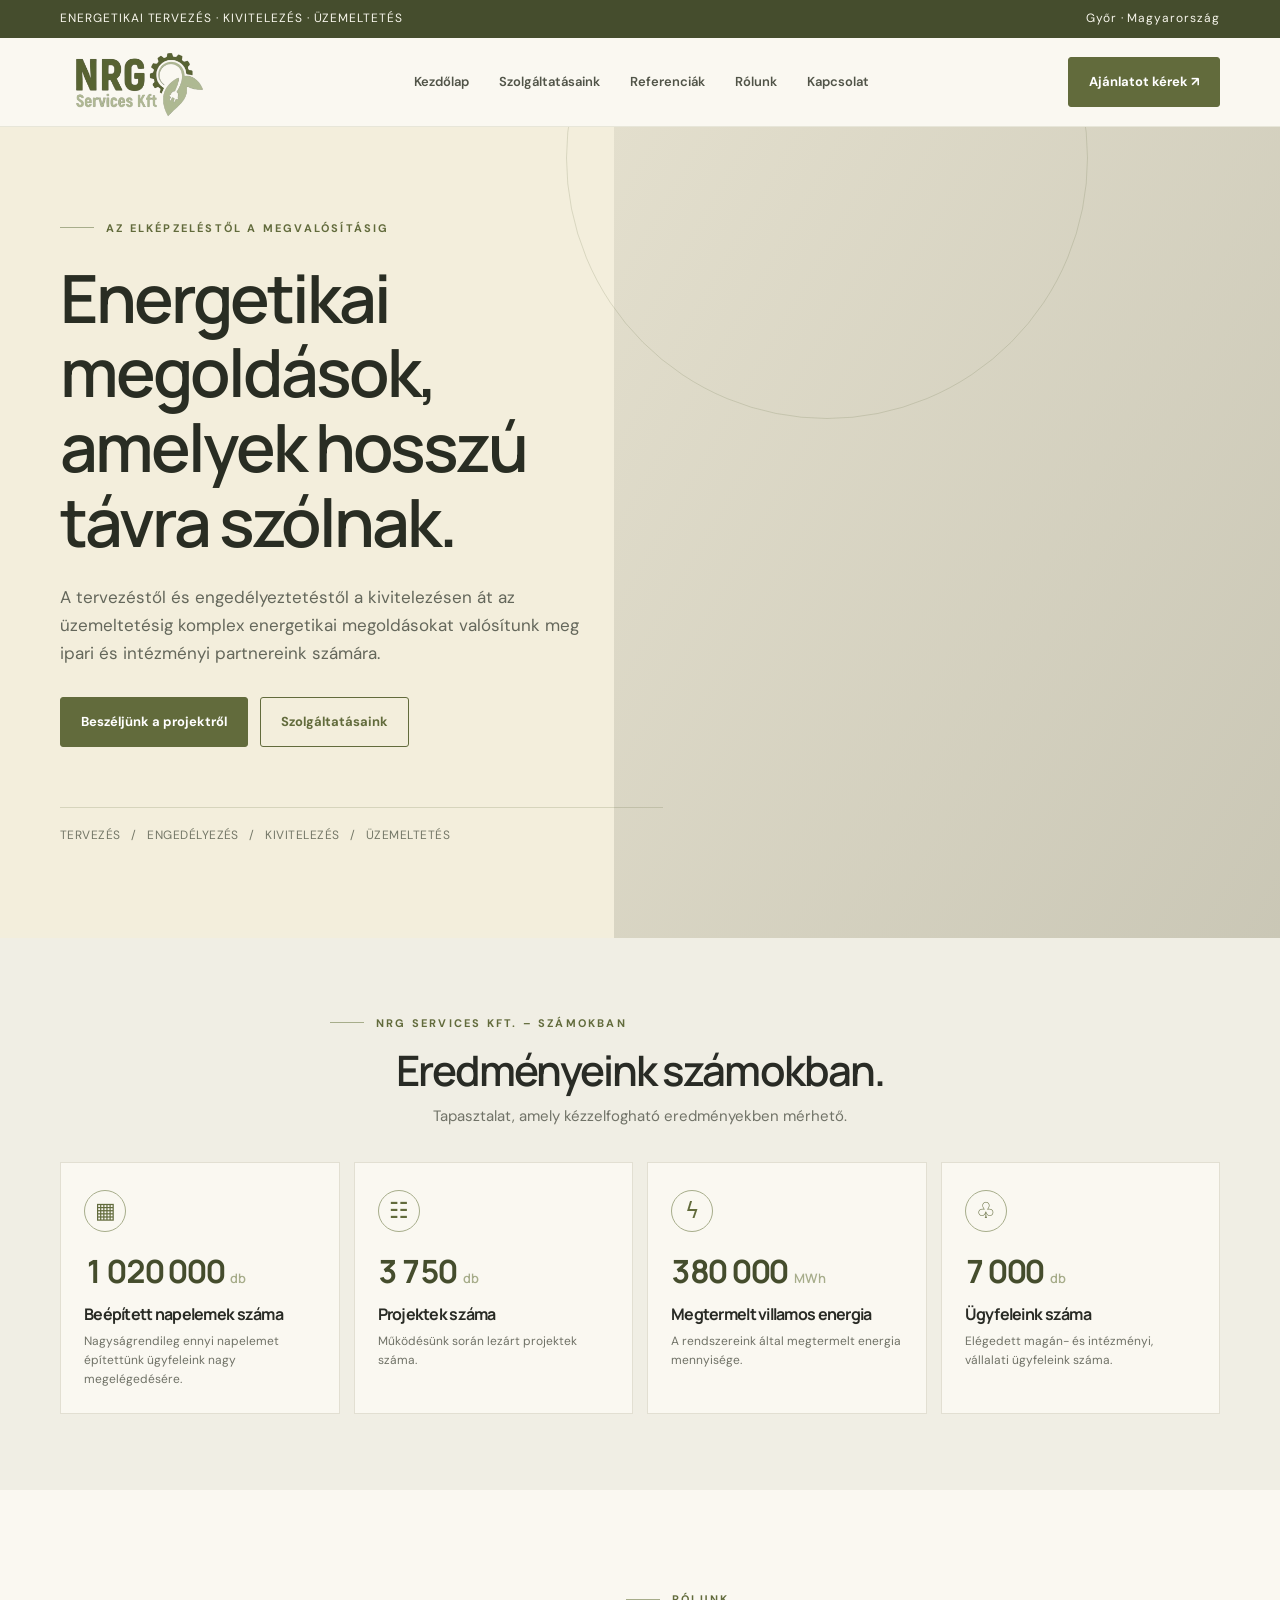
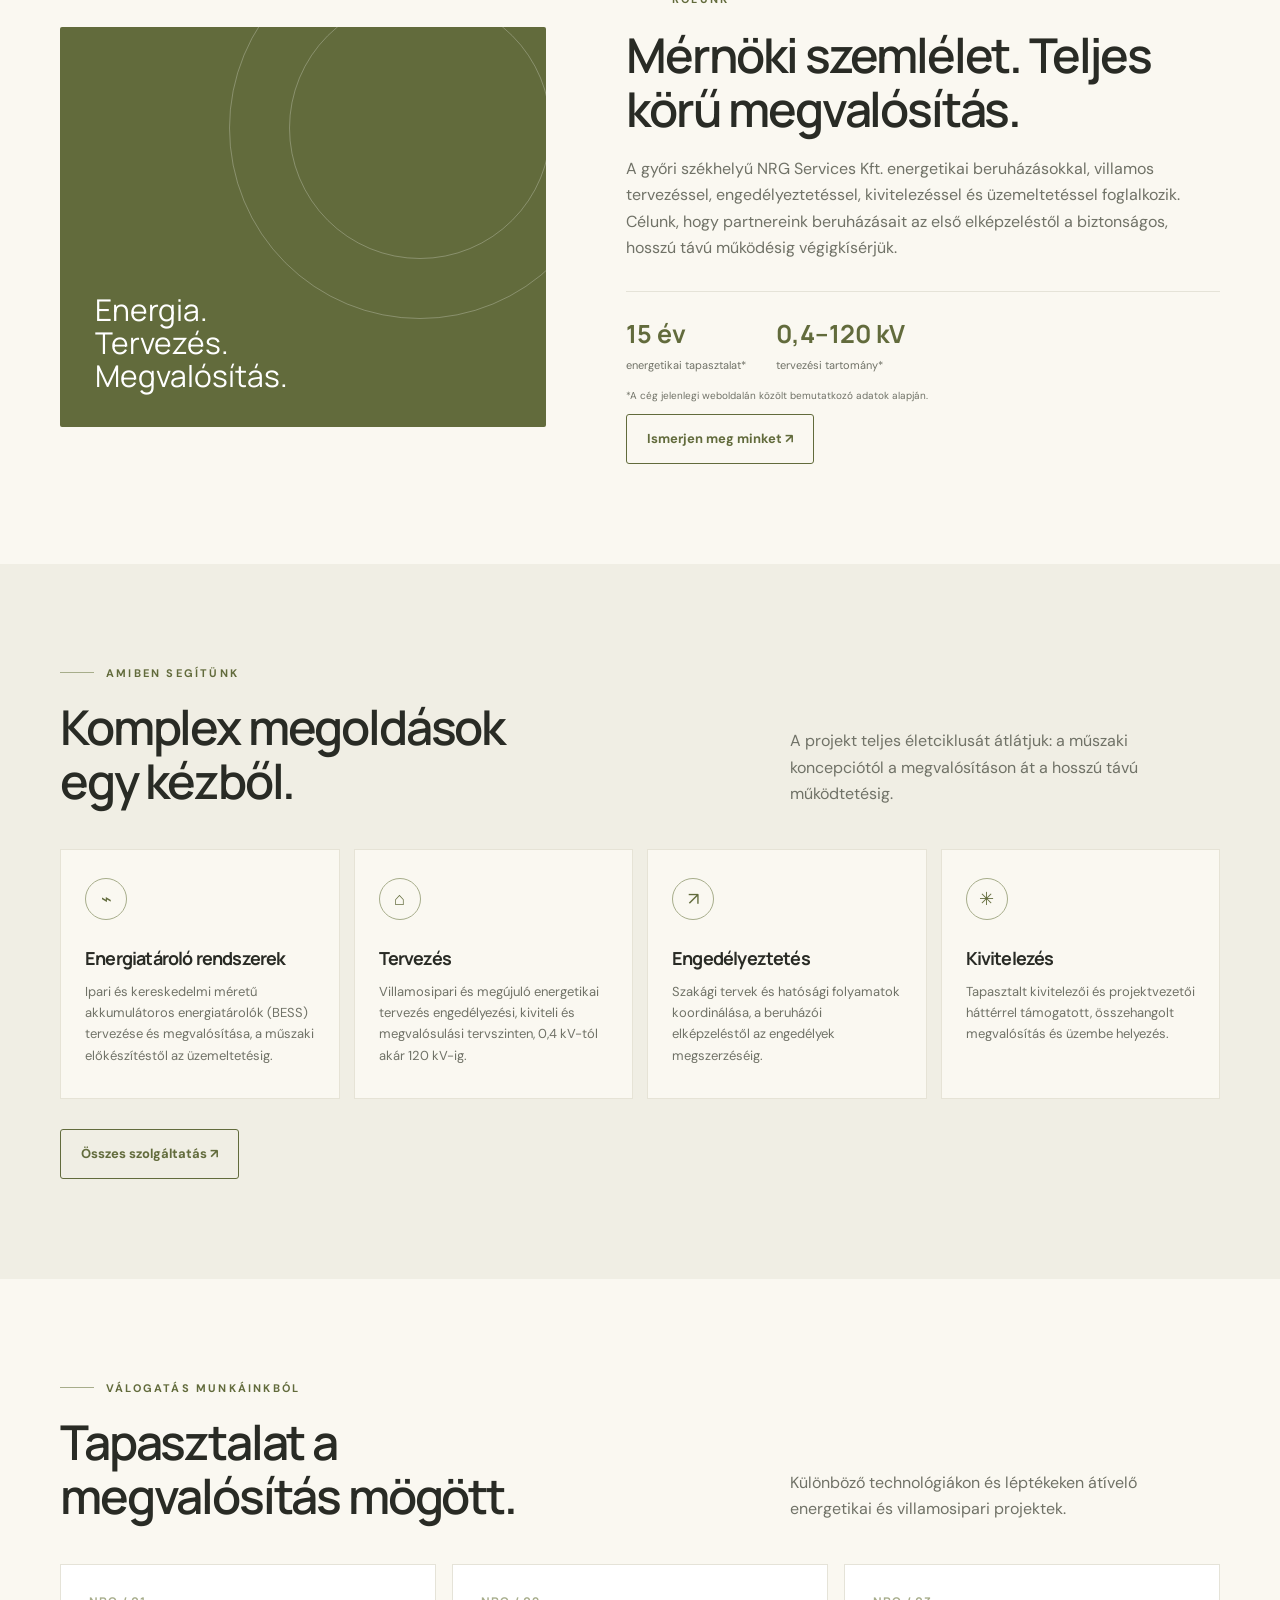
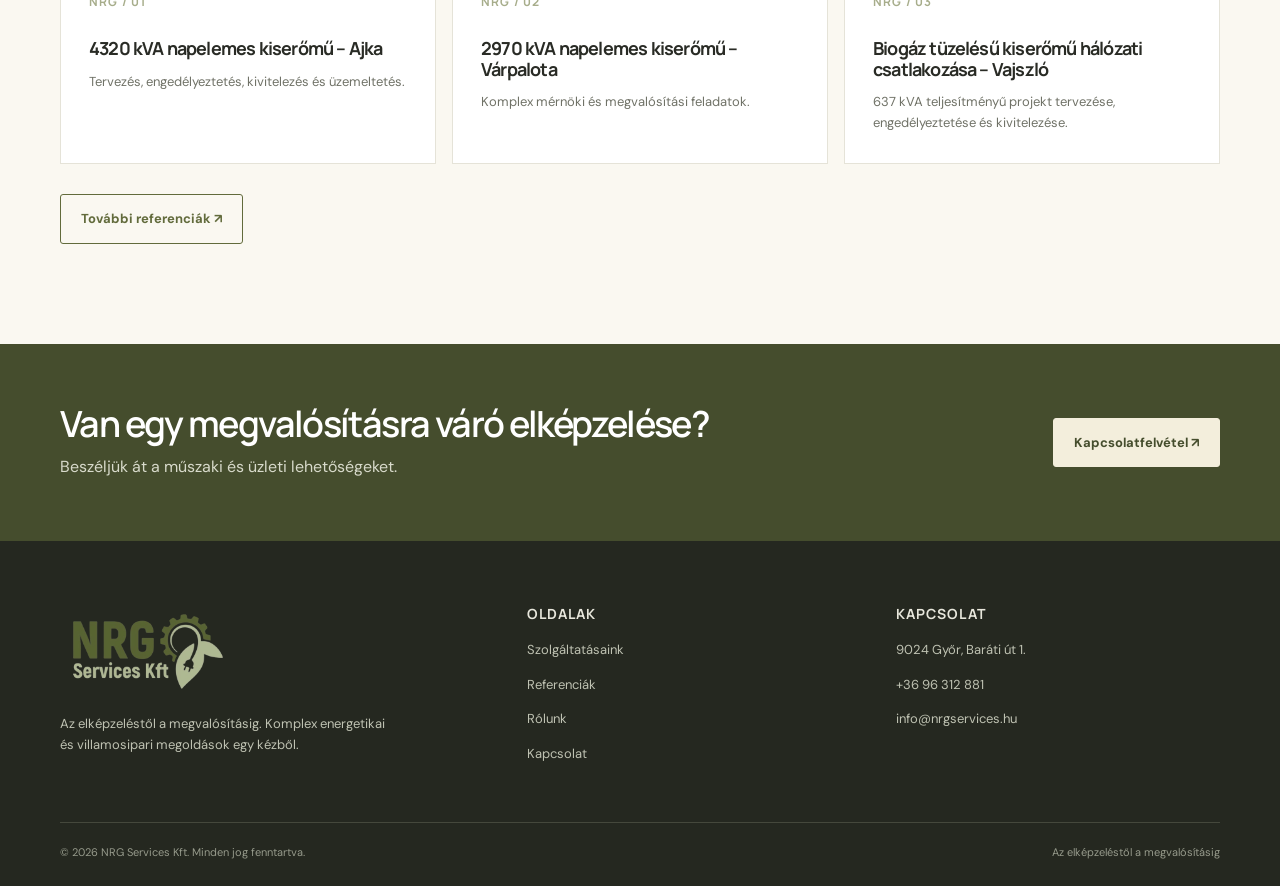
<file: index.html>
<!doctype html><html lang="hu"><head><meta charset="utf-8"><meta name="viewport" content="width=device-width, initial-scale=1"><meta name="description" content="NRG Services Kft. – energetikai tervezés, engedélyeztetés, kivitelezés és üzemeltetés."><title>Kezdőlap | NRG Services Kft.</title><link rel="stylesheet" href="styles.css"></head><body>
<div class="topline"><div class="container"><span>ENERGETIKAI TERVEZÉS · KIVITELEZÉS · ÜZEMELTETÉS</span><span>Győr · Magyarország</span></div></div>
<header class="header"><div class="container nav">
<a class="logo" href="index.html" aria-label="NRG Services Kft. – kezdőlap"><img src="nrg-logo.png" alt="NRG Services Kft. logó"></a>
<button class="menu-toggle" aria-label="Menü megnyitása" onclick="document.querySelector('.navlinks').classList.toggle('open')">MENÜ</button>
<nav class="navlinks"><a href="index.html">Kezdőlap</a><a href="szolgaltatasok.html">Szolgáltatásaink</a><a href="referenciak.html">Referenciák</a><a href="rolunk.html">Rólunk</a><a href="kapcsolat.html">Kapcsolat</a></nav>
<a class="nav-cta" href="kapcsolat.html">Ajánlatot kérek ↗</a>
</div></header>

<main>
<section class="hero"><div class="container"><div class="hero-content"><div class="eyebrow" data-content="tagline"></div><h1 data-content="heroTitle"></h1><p data-content="heroText"></p><div class="hero-actions"><a class="btn" href="kapcsolat.html" data-content="heroButton"></a><a class="btn secondary" href="szolgaltatasok.html">Szolgáltatásaink</a></div><div class="hero-note">TERVEZÉS &nbsp; / &nbsp; ENGEDÉLYEZÉS &nbsp; / &nbsp; KIVITELEZÉS &nbsp; / &nbsp; ÜZEMELTETÉS</div></div></div></section>

<section class="stats-section">
  <div class="container">
    <div class="stats-heading">
      <div class="eyebrow">NRG SERVICES KFT. – SZÁMOKBAN</div>
      <h2>Eredményeink számokban.</h2>
      <p>Tapasztalat, amely kézzelfogható eredményekben mérhető.</p>
    </div>
    <div class="stats-grid" id="company-stats"></div>
  </div>
</section>
<section class="section"><div class="container intro-grid"><div class="intro-art"><div class="art-caption">Energia.<br>Tervezés.<br>Megvalósítás.</div></div><div class="intro-copy"><div class="eyebrow">RÓLUNK</div><h2 data-content="aboutTitle" style="margin:20px 0"></h2><p data-content="aboutText"></p><div class="mini-stats"><div><strong>15 év</strong><span>energetikai tapasztalat*</span></div><div><strong>0,4–120 kV</strong><span>tervezési tartomány*</span></div></div><p class="muted" style="font-size:10px">*A cég jelenlegi weboldalán közölt bemutatkozó adatok alapján.</p><a class="btn secondary" href="rolunk.html">Ismerjen meg minket ↗</a></div></div></section>
<section class="section services-bg"><div class="container"><div class="section-head"><div><div class="eyebrow">AMIBEN SEGÍTÜNK</div><h2 style="margin-top:18px">Komplex megoldások<br>egy kézből.</h2></div><p>A projekt teljes életciklusát átlátjuk: a műszaki koncepciótól a megvalósításon át a hosszú távú működtetésig.</p></div><div class="cards" id="home-services"></div><div style="margin-top:30px"><a class="btn secondary" href="szolgaltatasok.html">Összes szolgáltatás ↗</a></div></div></section>
<section class="section"><div class="container"><div class="section-head"><div><div class="eyebrow">VÁLOGATÁS MUNKÁINKBÓL</div><h2 style="margin-top:18px">Tapasztalat a<br>megvalósítás mögött.</h2></div><p>Különböző technológiákon és léptékeken átívelő energetikai és villamosipari projektek.</p></div><div class="ref-grid" id="home-references"></div><div style="margin-top:30px"><a class="btn secondary" href="referenciak.html">További referenciák ↗</a></div></div></section>
</main>
<section class="split-cta"><div class="container"><div><h2>Van egy megvalósításra váró elképzelése?</h2><p>Beszéljük át a műszaki és üzleti lehetőségeket.</p></div><a class="btn" href="kapcsolat.html">Kapcsolatfelvétel ↗</a></div></section>
<footer class="footer"><div class="container"><div class="footer-grid">
<div><a class="logo" href="index.html" aria-label="NRG Services Kft. – kezdőlap"><img src="nrg-logo.png" alt="NRG Services Kft. logó"></a><p style="max-width:330px;margin-top:22px">Az elképzeléstől a megvalósításig. Komplex energetikai és villamosipari megoldások egy kézből.</p></div>
<div><h3>OLDALAK</h3><p><a href="szolgaltatasok.html">Szolgáltatásaink</a></p><p><a href="referenciak.html">Referenciák</a></p><p><a href="rolunk.html">Rólunk</a></p><p><a href="kapcsolat.html">Kapcsolat</a></p></div>
<div><h3>KAPCSOLAT</h3><p data-content="address"></p><p><a data-content-href="phone" data-content="phone"></a></p><p><a data-content-href="email" data-content="email"></a></p></div>
</div><div class="footer-bottom"><span>© <span id="year"></span> NRG Services Kft. Minden jog fenntartva.</span><span>Az elképzeléstől a megvalósításig</span></div></div></footer>
<script src="content.js"></script><script src="app.js"></script>
</body></html>
</file>
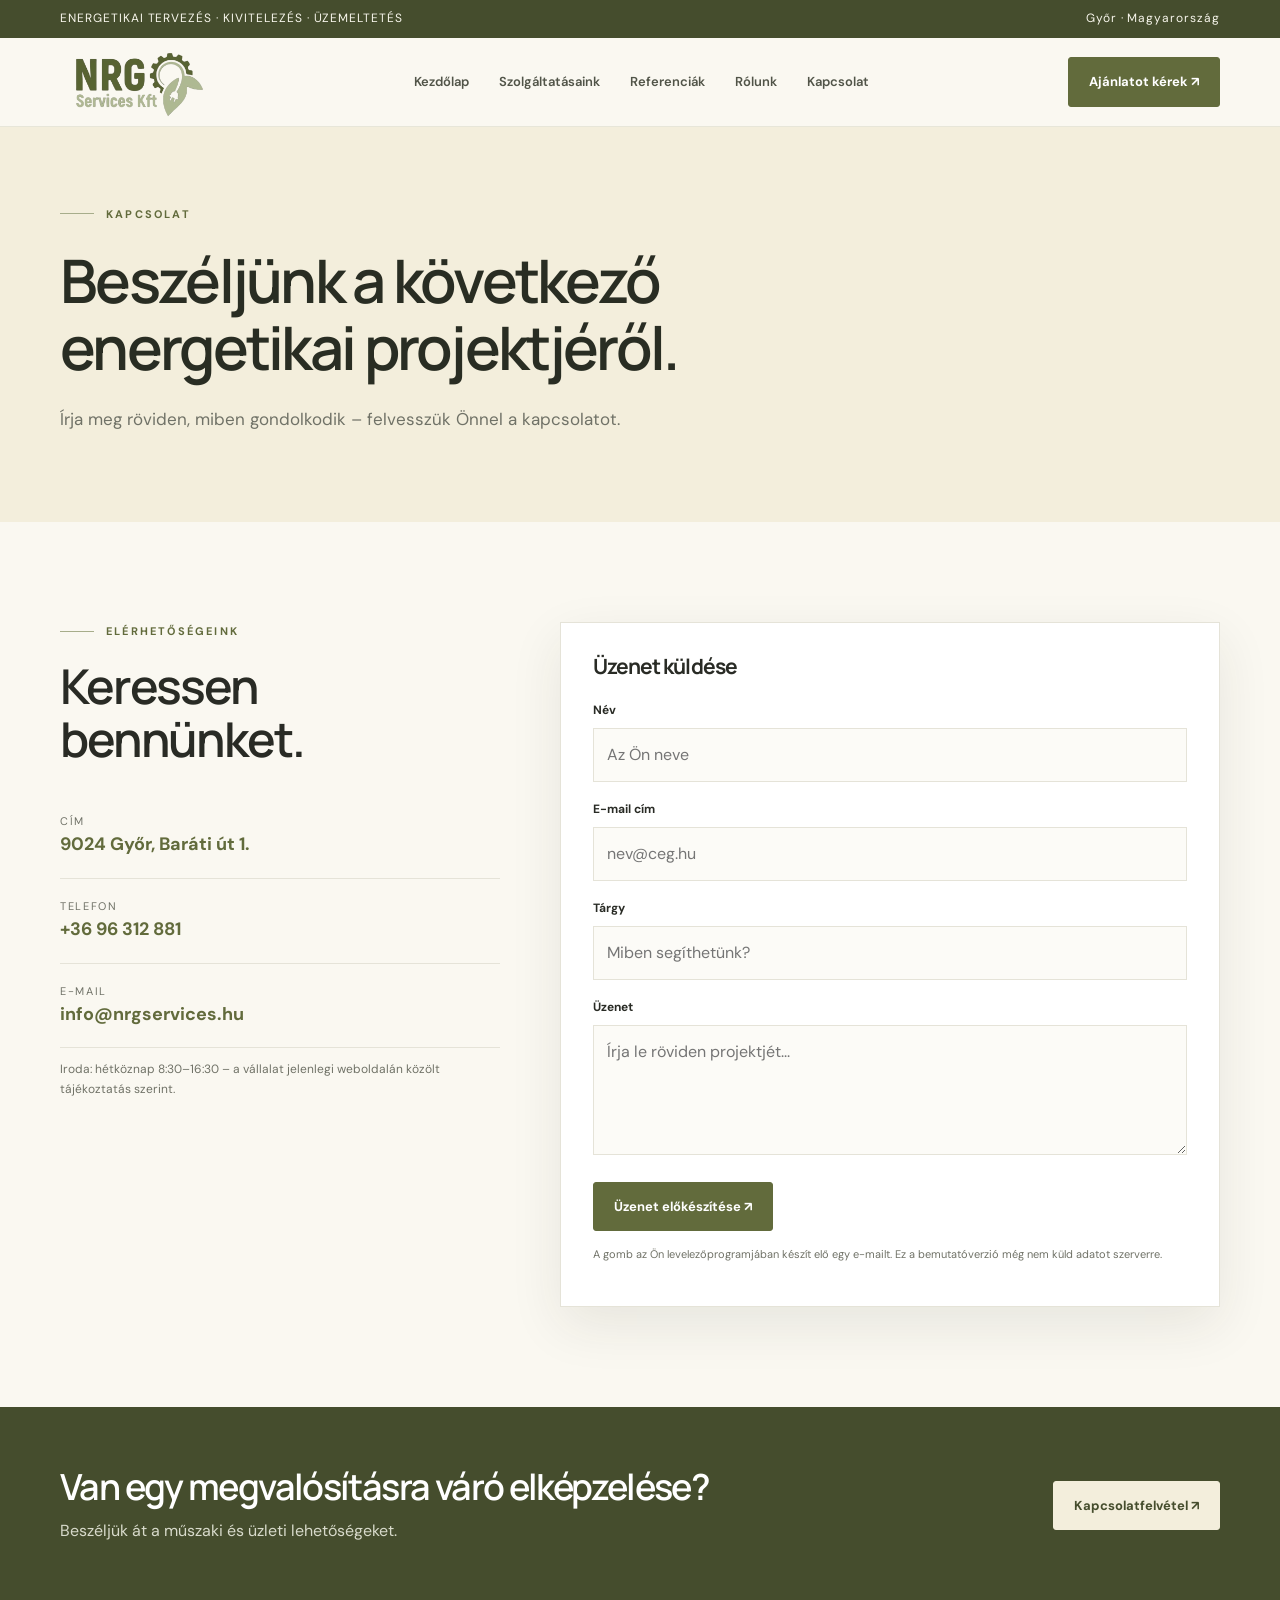
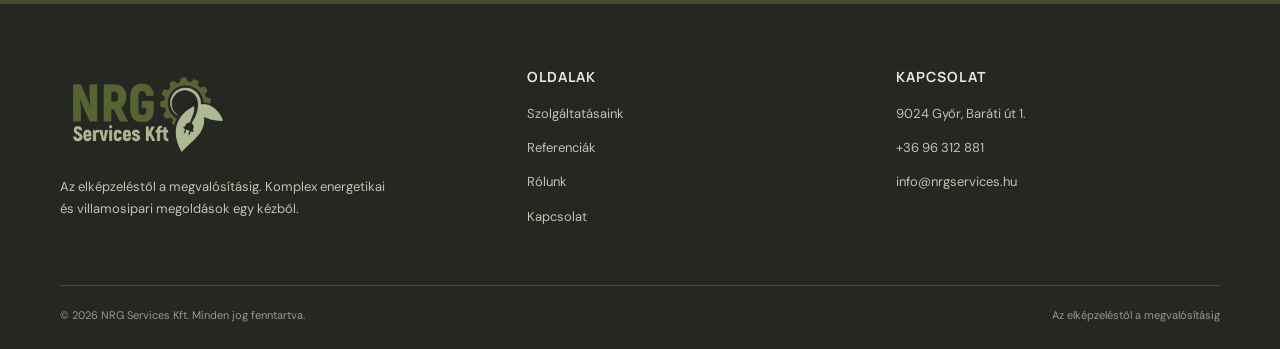
<file: kapcsolat.html>
<!doctype html><html lang="hu"><head><meta charset="utf-8"><meta name="viewport" content="width=device-width, initial-scale=1"><meta name="description" content="NRG Services Kft. – energetikai tervezés, engedélyeztetés, kivitelezés és üzemeltetés."><title>Kapcsolat | NRG Services Kft.</title><link rel="stylesheet" href="styles.css"></head><body>
<div class="topline"><div class="container"><span>ENERGETIKAI TERVEZÉS · KIVITELEZÉS · ÜZEMELTETÉS</span><span>Győr · Magyarország</span></div></div>
<header class="header"><div class="container nav">
<a class="logo" href="index.html" aria-label="NRG Services Kft. – kezdőlap"><img src="nrg-logo.png" alt="NRG Services Kft. logó"></a>
<button class="menu-toggle" aria-label="Menü megnyitása" onclick="document.querySelector('.navlinks').classList.toggle('open')">MENÜ</button>
<nav class="navlinks"><a href="index.html">Kezdőlap</a><a href="szolgaltatasok.html">Szolgáltatásaink</a><a href="referenciak.html">Referenciák</a><a href="rolunk.html">Rólunk</a><a href="kapcsolat.html">Kapcsolat</a></nav>
<a class="nav-cta" href="kapcsolat.html">Ajánlatot kérek ↗</a>
</div></header>
<main><section class="page-hero"><div class="container"><div class="eyebrow">KAPCSOLAT</div><h1>Beszéljünk a következő energetikai projektjéről.</h1><p>Írja meg röviden, miben gondolkodik – felvesszük Önnel a kapcsolatot.</p></div></section><section class="section"><div class="container contact-grid"><div><div class="eyebrow">ELÉRHETŐSÉGEINK</div><h2 style="margin:18px 0 28px">Keressen bennünket.</h2><div class="contact-item"><span>Cím</span><strong data-content="address"></strong></div><div class="contact-item"><span>Telefon</span><strong data-content="phone"></strong></div><div class="contact-item"><span>E-mail</span><strong data-content="email"></strong></div><p class="muted" style="font-size:12px">Iroda: hétköznap 8:30–16:30 – a vállalat jelenlegi weboldalán közölt tájékoztatás szerint.</p></div><form class="form" id="contact-form"><h3 style="margin-bottom:22px">Üzenet küldése</h3><label for="name">Név</label><input id="name" required placeholder="Az Ön neve"><label for="mail">E-mail cím</label><input id="mail" type="email" required placeholder="nev@ceg.hu"><label for="subject">Tárgy</label><input id="subject" placeholder="Miben segíthetünk?"><label for="message">Üzenet</label><textarea id="message" required placeholder="Írja le röviden projektjét..."></textarea><button class="btn" type="submit">Üzenet előkészítése ↗</button><p class="muted" style="font-size:11px;margin-top:14px">A gomb az Ön levelezőprogramjában készít elő egy e-mailt. Ez a bemutatóverzió még nem küld adatot szerverre.</p></form></div></section></main>
<section class="split-cta"><div class="container"><div><h2>Van egy megvalósításra váró elképzelése?</h2><p>Beszéljük át a műszaki és üzleti lehetőségeket.</p></div><a class="btn" href="kapcsolat.html">Kapcsolatfelvétel ↗</a></div></section>
<footer class="footer"><div class="container"><div class="footer-grid">
<div><a class="logo" href="index.html" aria-label="NRG Services Kft. – kezdőlap"><img src="nrg-logo.png" alt="NRG Services Kft. logó"></a><p style="max-width:330px;margin-top:22px">Az elképzeléstől a megvalósításig. Komplex energetikai és villamosipari megoldások egy kézből.</p></div>
<div><h3>OLDALAK</h3><p><a href="szolgaltatasok.html">Szolgáltatásaink</a></p><p><a href="referenciak.html">Referenciák</a></p><p><a href="rolunk.html">Rólunk</a></p><p><a href="kapcsolat.html">Kapcsolat</a></p></div>
<div><h3>KAPCSOLAT</h3><p data-content="address"></p><p><a data-content-href="phone" data-content="phone"></a></p><p><a data-content-href="email" data-content="email"></a></p></div>
</div><div class="footer-bottom"><span>© <span id="year"></span> NRG Services Kft. Minden jog fenntartva.</span><span>Az elképzeléstől a megvalósításig</span></div></div></footer>
<script src="content.js"></script><script src="app.js"></script>
</body></html>
</file>
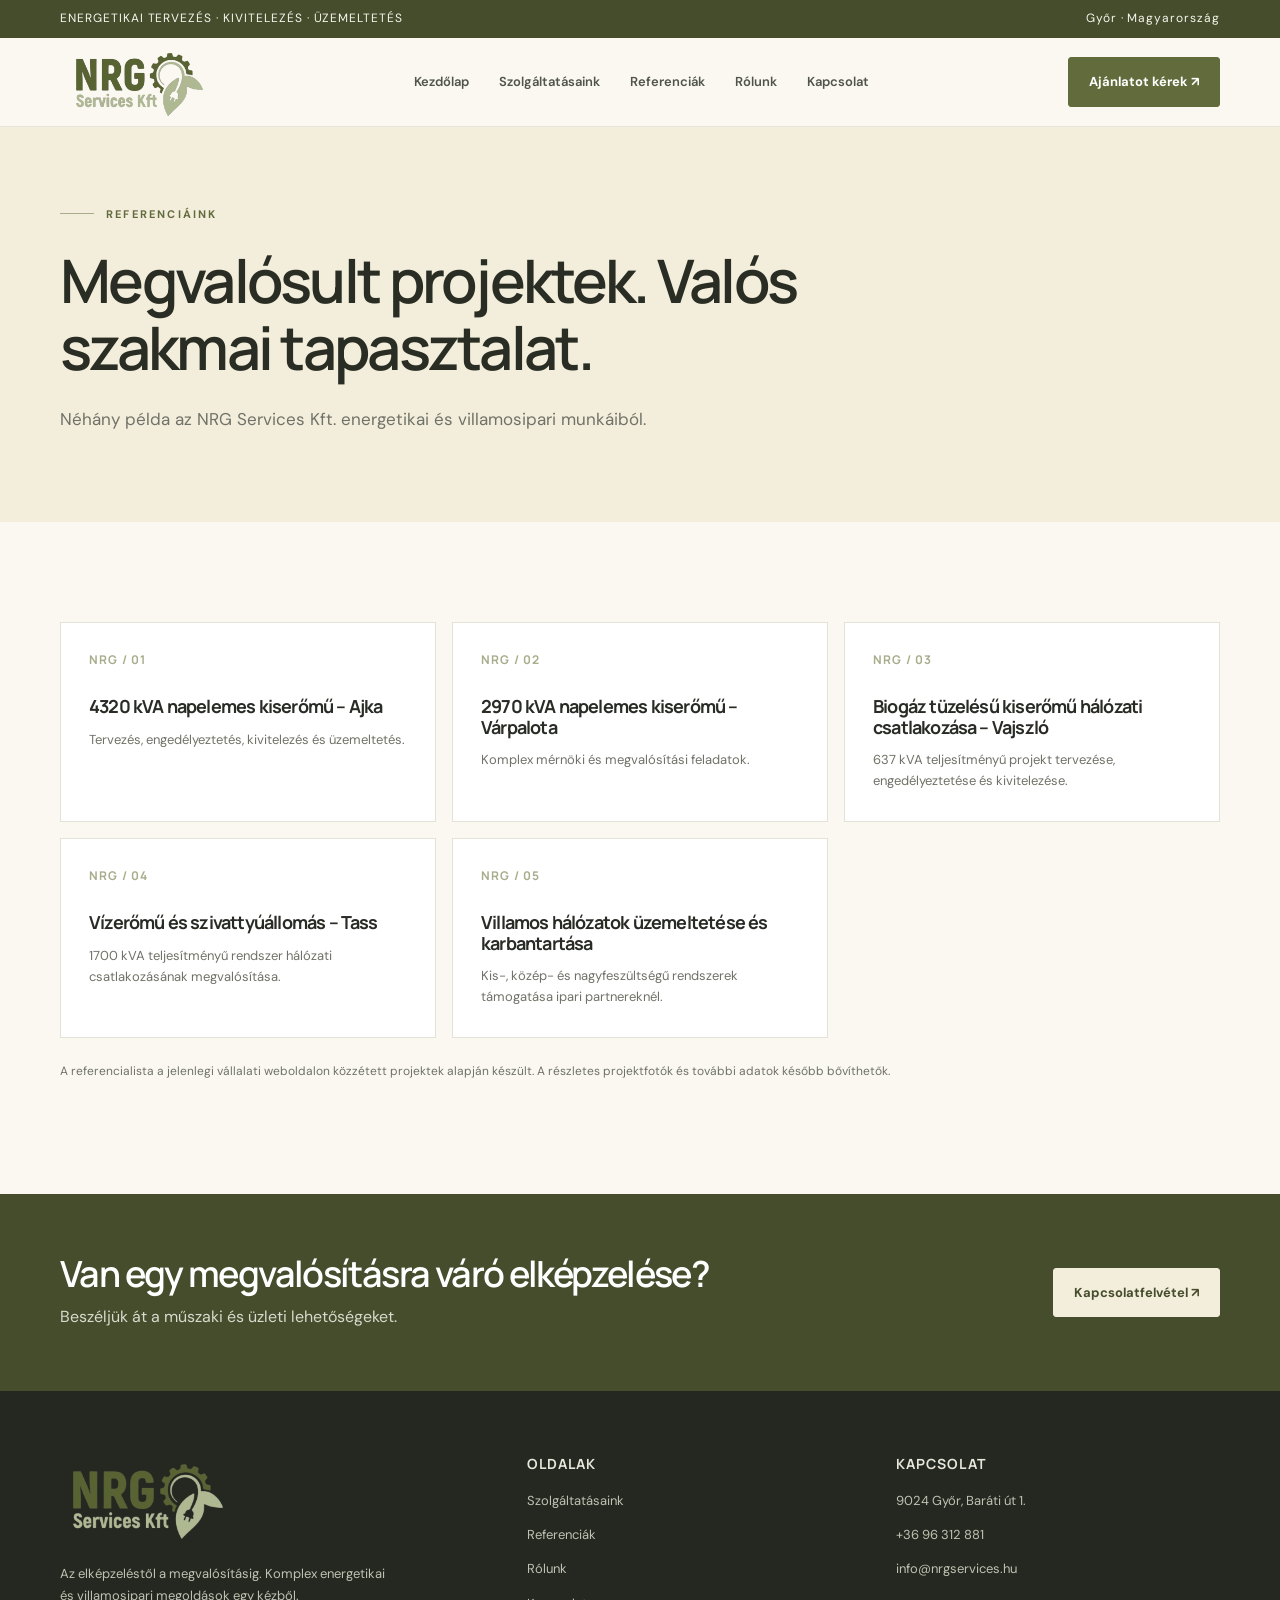
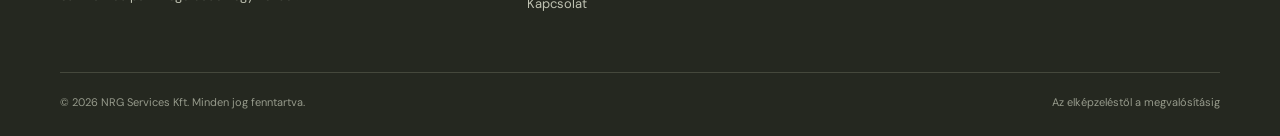
<file: referenciak.html>
<!doctype html><html lang="hu"><head><meta charset="utf-8"><meta name="viewport" content="width=device-width, initial-scale=1"><meta name="description" content="NRG Services Kft. – energetikai tervezés, engedélyeztetés, kivitelezés és üzemeltetés."><title>Referenciák | NRG Services Kft.</title><link rel="stylesheet" href="styles.css"></head><body>
<div class="topline"><div class="container"><span>ENERGETIKAI TERVEZÉS · KIVITELEZÉS · ÜZEMELTETÉS</span><span>Győr · Magyarország</span></div></div>
<header class="header"><div class="container nav">
<a class="logo" href="index.html" aria-label="NRG Services Kft. – kezdőlap"><img src="nrg-logo.png" alt="NRG Services Kft. logó"></a>
<button class="menu-toggle" aria-label="Menü megnyitása" onclick="document.querySelector('.navlinks').classList.toggle('open')">MENÜ</button>
<nav class="navlinks"><a href="index.html">Kezdőlap</a><a href="szolgaltatasok.html">Szolgáltatásaink</a><a href="referenciak.html">Referenciák</a><a href="rolunk.html">Rólunk</a><a href="kapcsolat.html">Kapcsolat</a></nav>
<a class="nav-cta" href="kapcsolat.html">Ajánlatot kérek ↗</a>
</div></header>
<main><section class="page-hero"><div class="container"><div class="eyebrow">REFERENCIÁINK</div><h1>Megvalósult projektek. Valós szakmai tapasztalat.</h1><p>Néhány példa az NRG Services Kft. energetikai és villamosipari munkáiból.</p></div></section><section class="section"><div class="container"><div class="ref-grid" id="all-references"></div><p class="muted" style="font-size:12px;margin-top:24px">A referencialista a jelenlegi vállalati weboldalon közzétett projektek alapján készült. A részletes projektfotók és további adatok később bővíthetők.</p></div></section></main>
<section class="split-cta"><div class="container"><div><h2>Van egy megvalósításra váró elképzelése?</h2><p>Beszéljük át a műszaki és üzleti lehetőségeket.</p></div><a class="btn" href="kapcsolat.html">Kapcsolatfelvétel ↗</a></div></section>
<footer class="footer"><div class="container"><div class="footer-grid">
<div><a class="logo" href="index.html" aria-label="NRG Services Kft. – kezdőlap"><img src="nrg-logo.png" alt="NRG Services Kft. logó"></a><p style="max-width:330px;margin-top:22px">Az elképzeléstől a megvalósításig. Komplex energetikai és villamosipari megoldások egy kézből.</p></div>
<div><h3>OLDALAK</h3><p><a href="szolgaltatasok.html">Szolgáltatásaink</a></p><p><a href="referenciak.html">Referenciák</a></p><p><a href="rolunk.html">Rólunk</a></p><p><a href="kapcsolat.html">Kapcsolat</a></p></div>
<div><h3>KAPCSOLAT</h3><p data-content="address"></p><p><a data-content-href="phone" data-content="phone"></a></p><p><a data-content-href="email" data-content="email"></a></p></div>
</div><div class="footer-bottom"><span>© <span id="year"></span> NRG Services Kft. Minden jog fenntartva.</span><span>Az elképzeléstől a megvalósításig</span></div></div></footer>
<script src="content.js"></script><script src="app.js"></script>
</body></html>
</file>
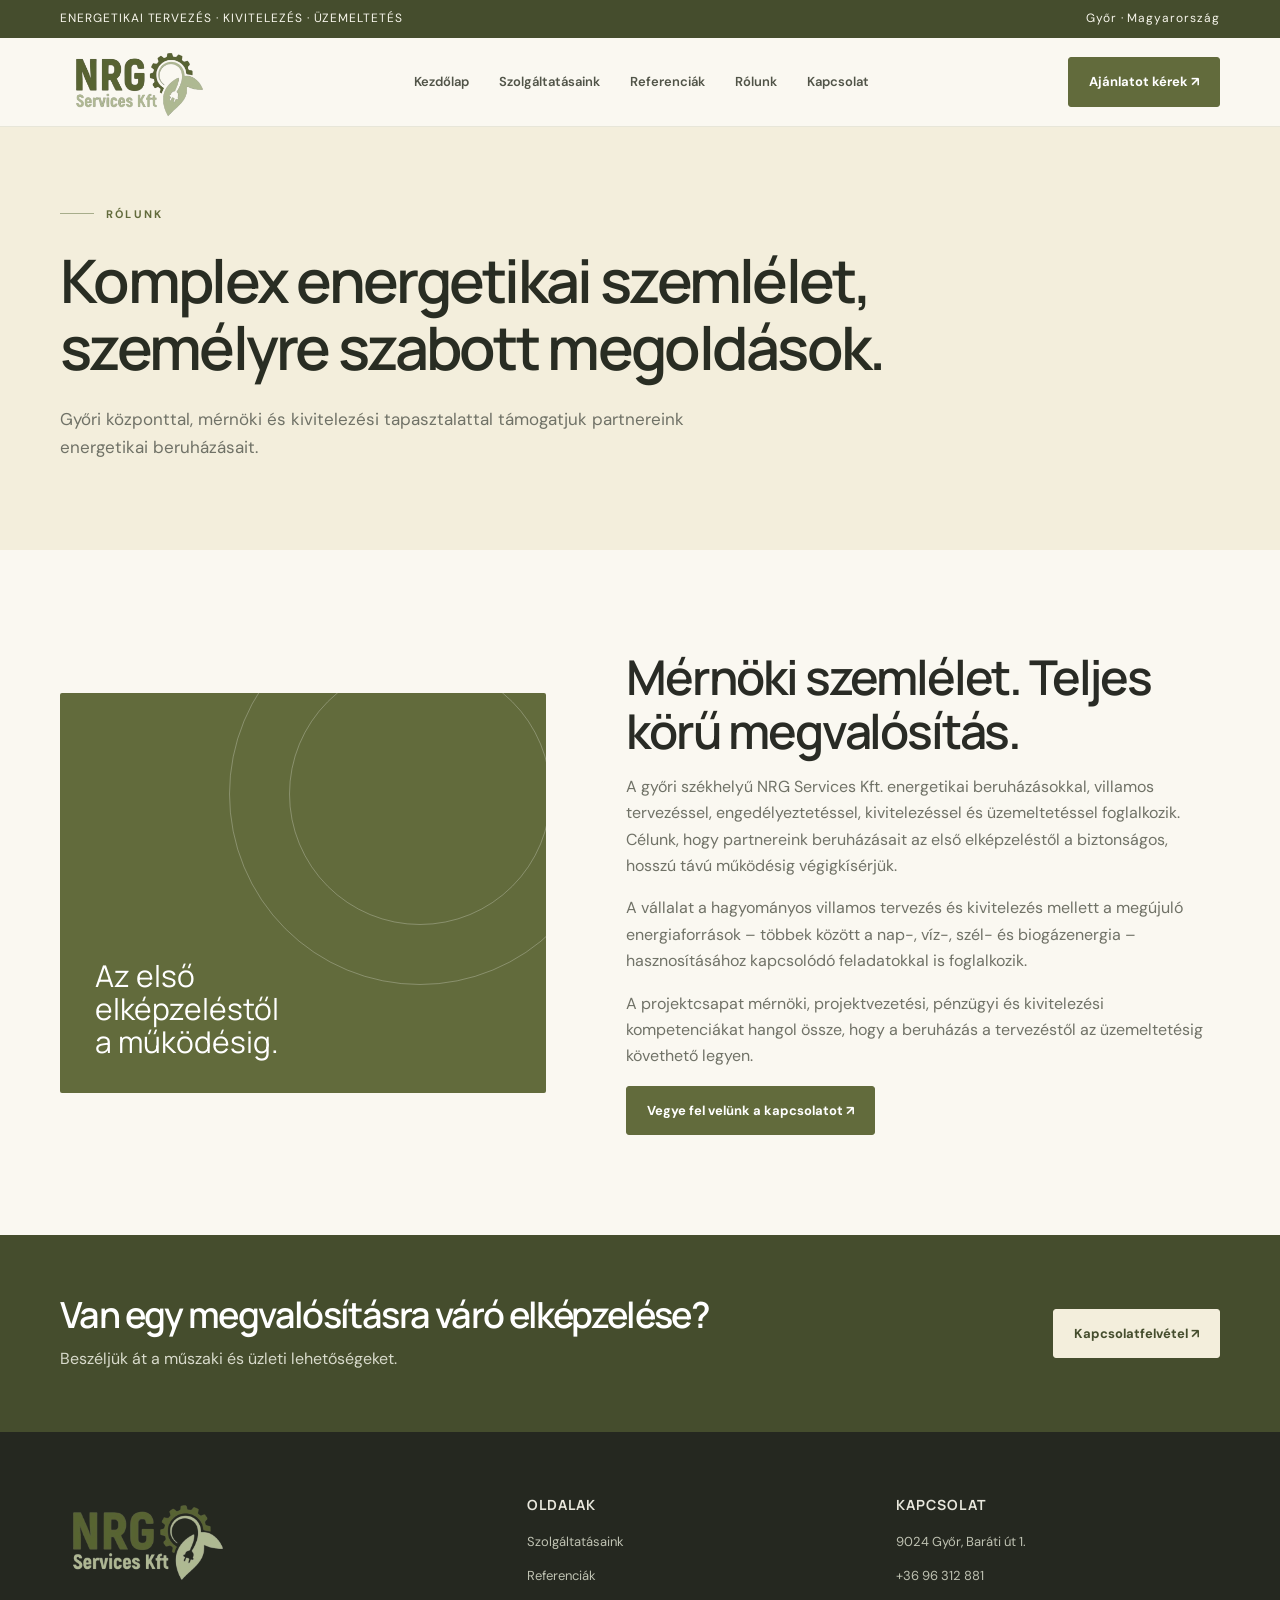
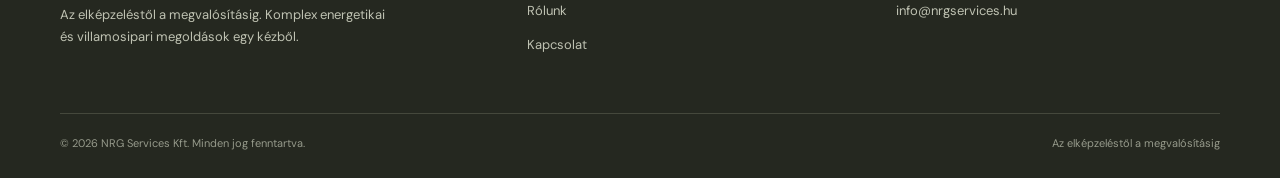
<file: rolunk.html>
<!doctype html><html lang="hu"><head><meta charset="utf-8"><meta name="viewport" content="width=device-width, initial-scale=1"><meta name="description" content="NRG Services Kft. – energetikai tervezés, engedélyeztetés, kivitelezés és üzemeltetés."><title>Rólunk | NRG Services Kft.</title><link rel="stylesheet" href="styles.css"></head><body>
<div class="topline"><div class="container"><span>ENERGETIKAI TERVEZÉS · KIVITELEZÉS · ÜZEMELTETÉS</span><span>Győr · Magyarország</span></div></div>
<header class="header"><div class="container nav">
<a class="logo" href="index.html" aria-label="NRG Services Kft. – kezdőlap"><img src="nrg-logo.png" alt="NRG Services Kft. logó"></a>
<button class="menu-toggle" aria-label="Menü megnyitása" onclick="document.querySelector('.navlinks').classList.toggle('open')">MENÜ</button>
<nav class="navlinks"><a href="index.html">Kezdőlap</a><a href="szolgaltatasok.html">Szolgáltatásaink</a><a href="referenciak.html">Referenciák</a><a href="rolunk.html">Rólunk</a><a href="kapcsolat.html">Kapcsolat</a></nav>
<a class="nav-cta" href="kapcsolat.html">Ajánlatot kérek ↗</a>
</div></header>
<main><section class="page-hero"><div class="container"><div class="eyebrow">RÓLUNK</div><h1>Komplex energetikai szemlélet, személyre szabott megoldások.</h1><p>Győri központtal, mérnöki és kivitelezési tapasztalattal támogatjuk partnereink energetikai beruházásait.</p></div></section><section class="section"><div class="container intro-grid"><div class="intro-art"><div class="art-caption">Az első<br>elképzeléstől<br>a működésig.</div></div><div class="intro-copy"><h2 data-content="aboutTitle"></h2><p data-content="aboutText"></p><p>A vállalat a hagyományos villamos tervezés és kivitelezés mellett a megújuló energiaforrások – többek között a nap-, víz-, szél- és biogázenergia – hasznosításához kapcsolódó feladatokkal is foglalkozik.</p><p>A projektcsapat mérnöki, projektvezetési, pénzügyi és kivitelezési kompetenciákat hangol össze, hogy a beruházás a tervezéstől az üzemeltetésig követhető legyen.</p><a class="btn" href="kapcsolat.html">Vegye fel velünk a kapcsolatot ↗</a></div></div></section></main>
<section class="split-cta"><div class="container"><div><h2>Van egy megvalósításra váró elképzelése?</h2><p>Beszéljük át a műszaki és üzleti lehetőségeket.</p></div><a class="btn" href="kapcsolat.html">Kapcsolatfelvétel ↗</a></div></section>
<footer class="footer"><div class="container"><div class="footer-grid">
<div><a class="logo" href="index.html" aria-label="NRG Services Kft. – kezdőlap"><img src="nrg-logo.png" alt="NRG Services Kft. logó"></a><p style="max-width:330px;margin-top:22px">Az elképzeléstől a megvalósításig. Komplex energetikai és villamosipari megoldások egy kézből.</p></div>
<div><h3>OLDALAK</h3><p><a href="szolgaltatasok.html">Szolgáltatásaink</a></p><p><a href="referenciak.html">Referenciák</a></p><p><a href="rolunk.html">Rólunk</a></p><p><a href="kapcsolat.html">Kapcsolat</a></p></div>
<div><h3>KAPCSOLAT</h3><p data-content="address"></p><p><a data-content-href="phone" data-content="phone"></a></p><p><a data-content-href="email" data-content="email"></a></p></div>
</div><div class="footer-bottom"><span>© <span id="year"></span> NRG Services Kft. Minden jog fenntartva.</span><span>Az elképzeléstől a megvalósításig</span></div></div></footer>
<script src="content.js"></script><script src="app.js"></script>
</body></html>
</file>
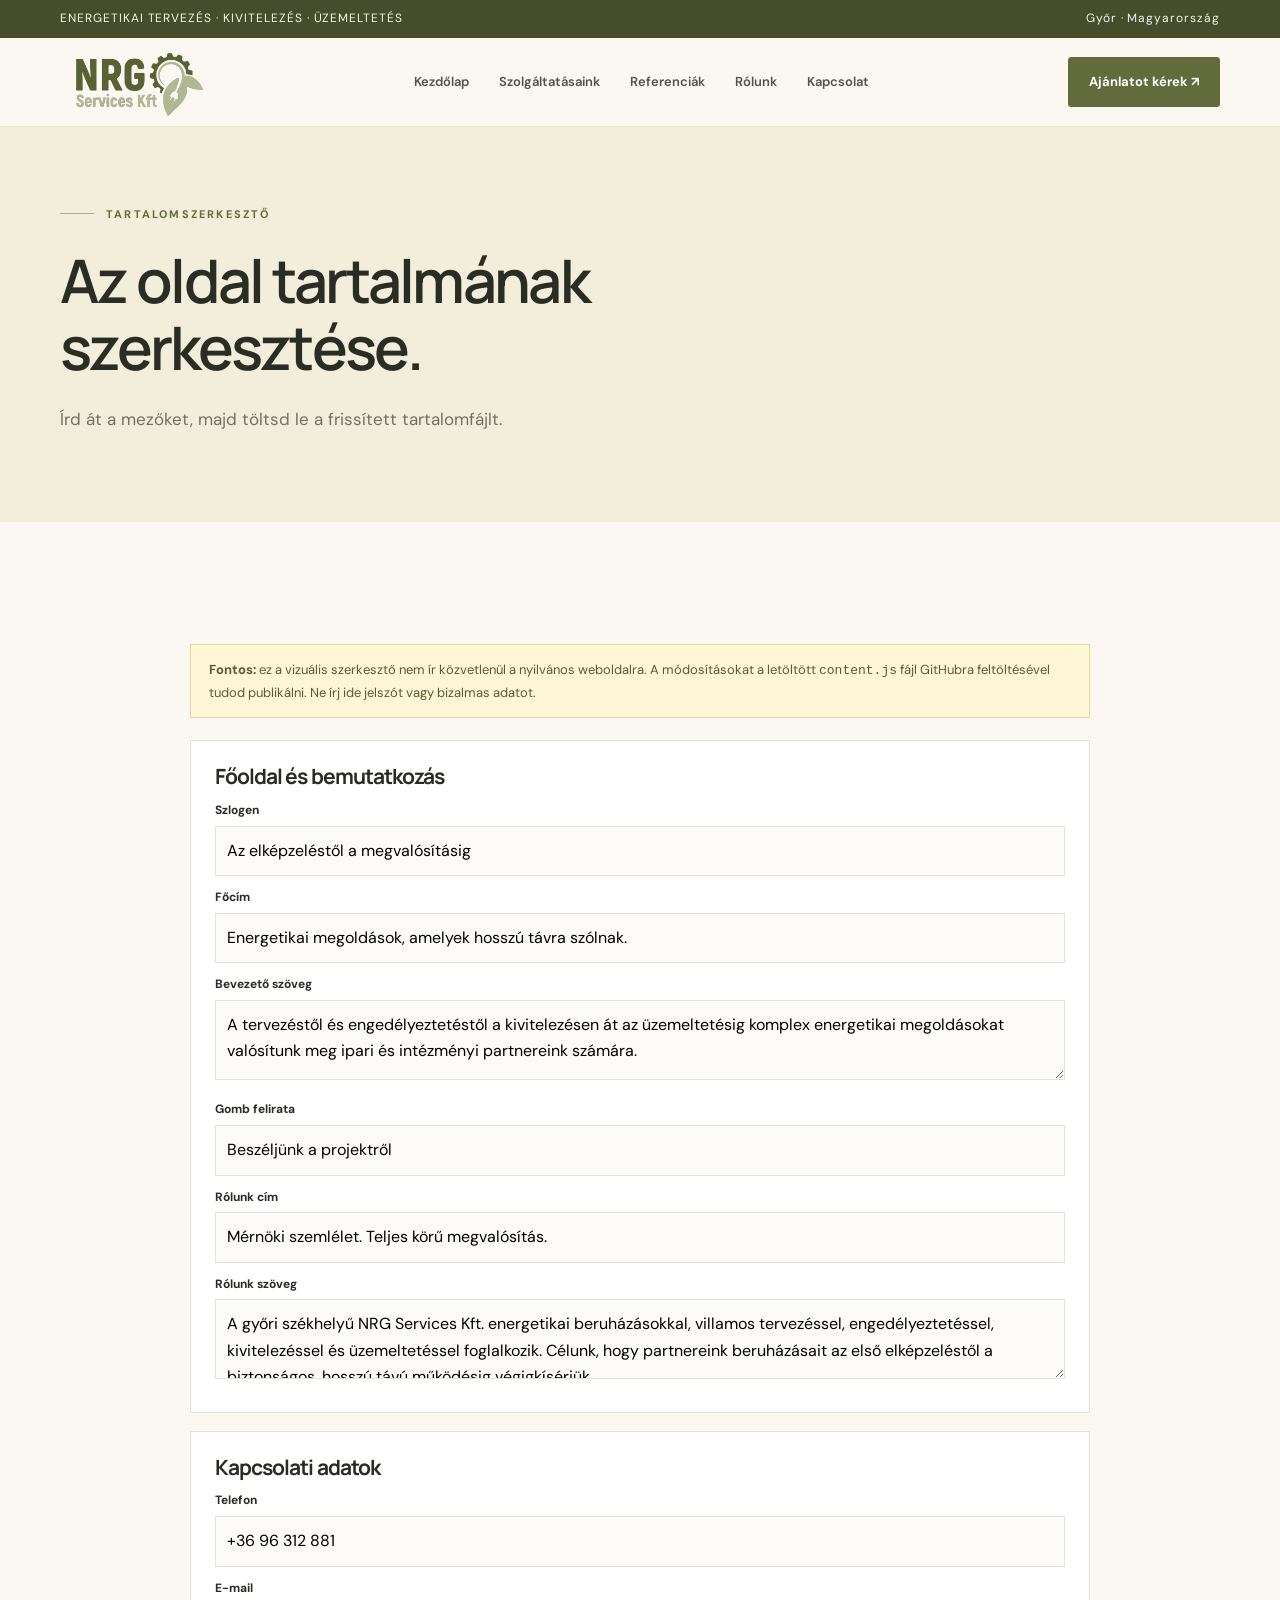
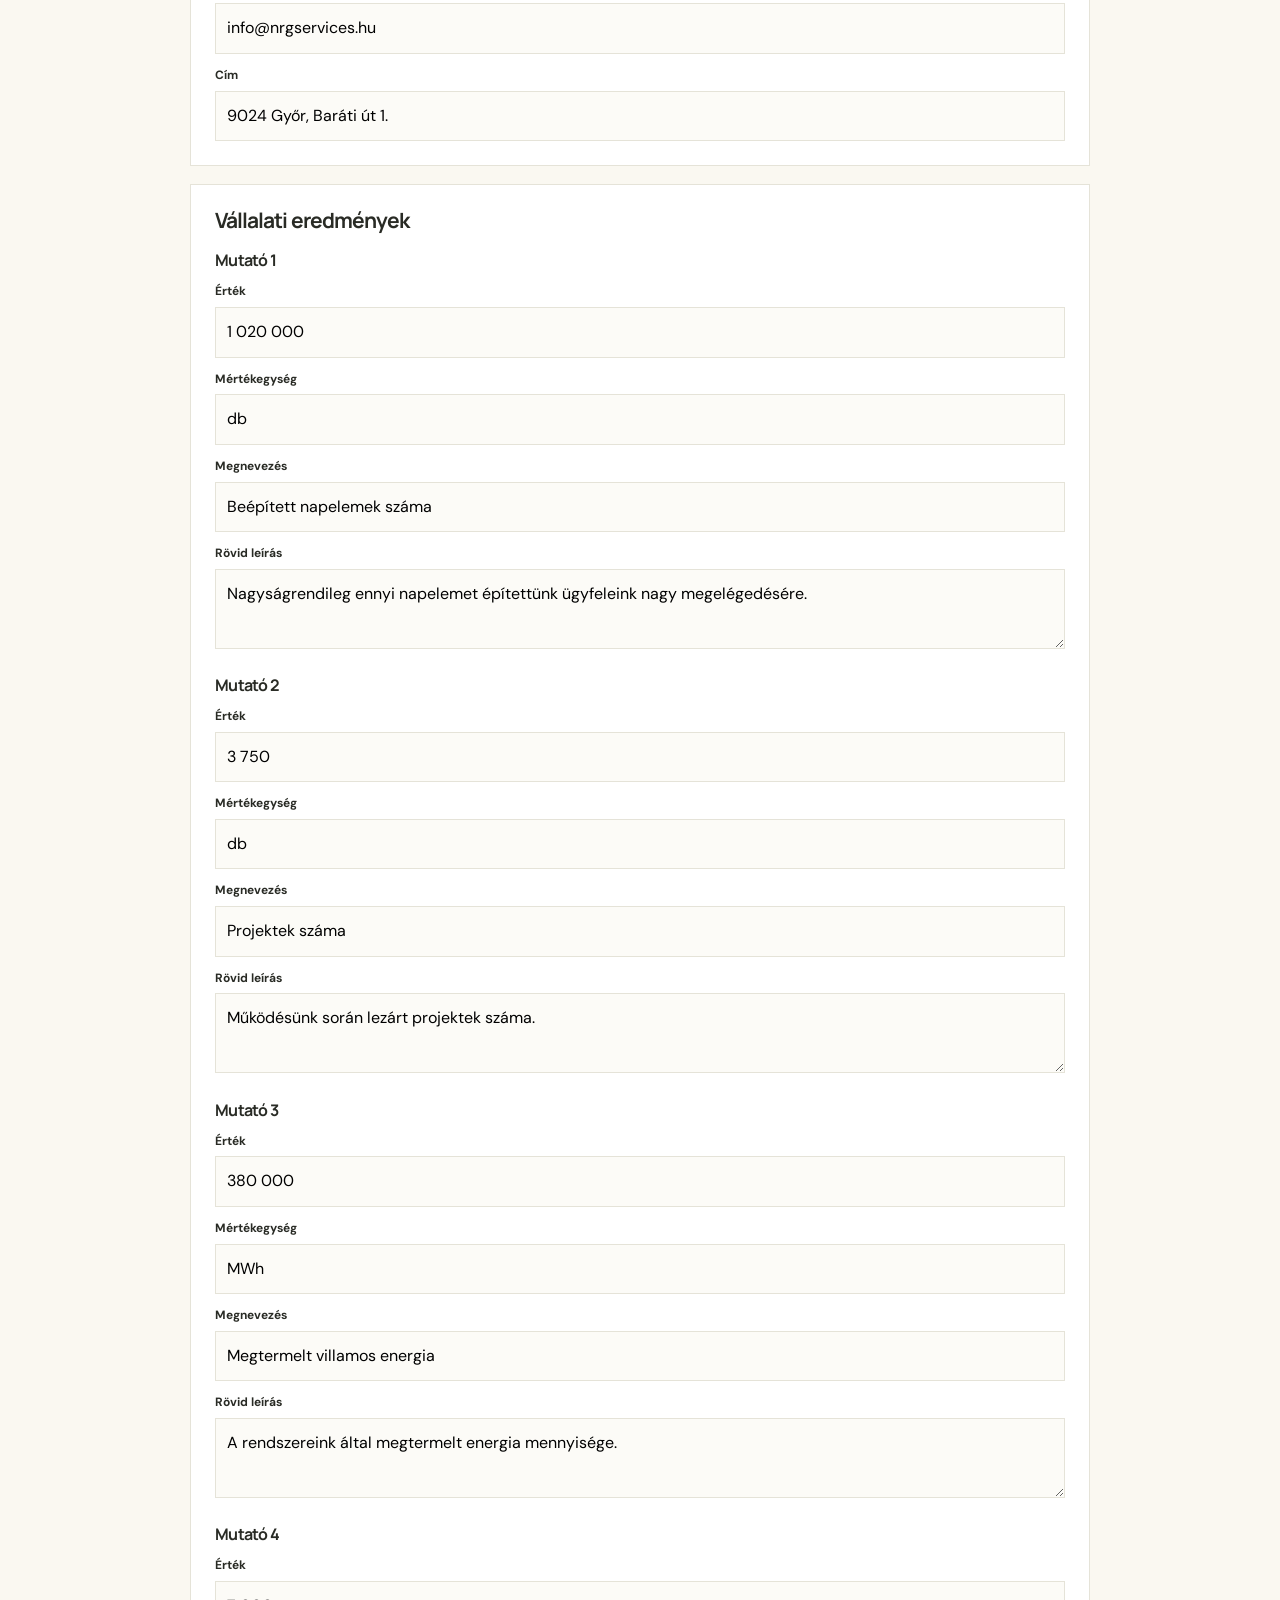
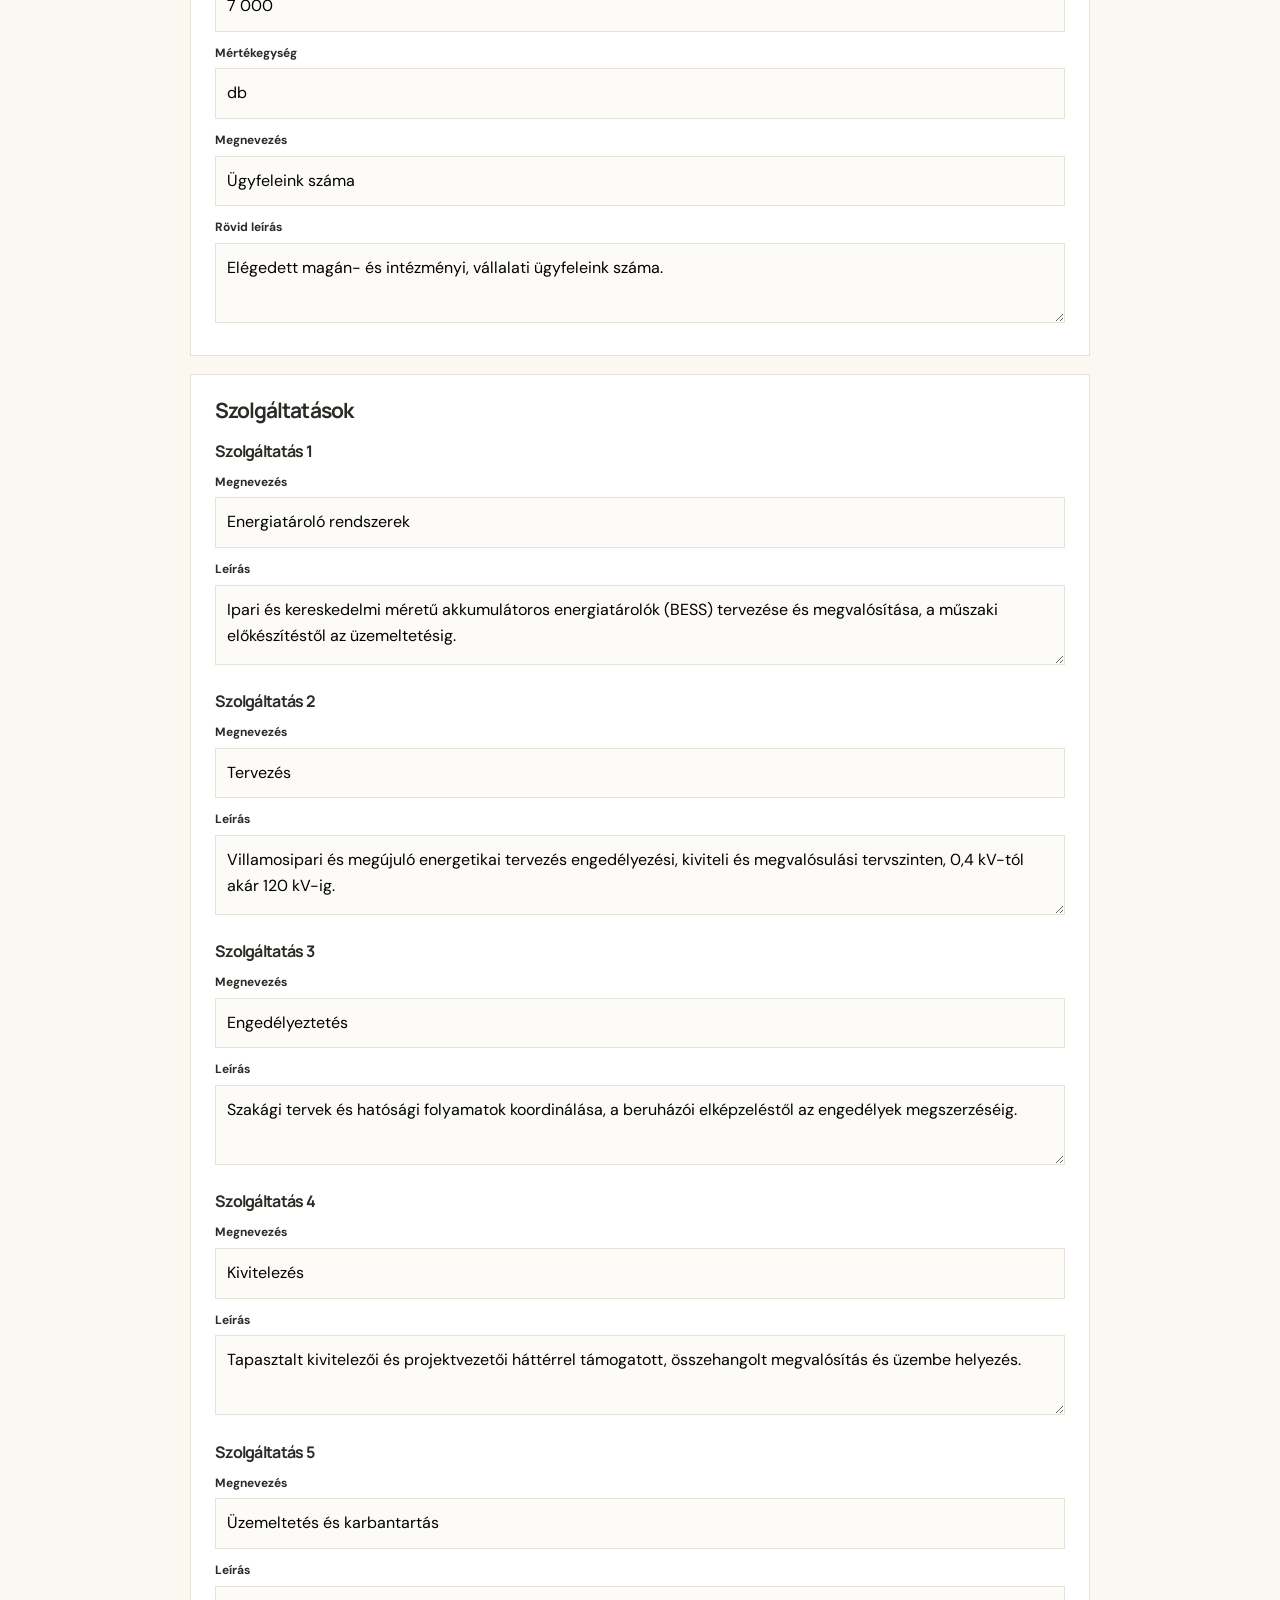
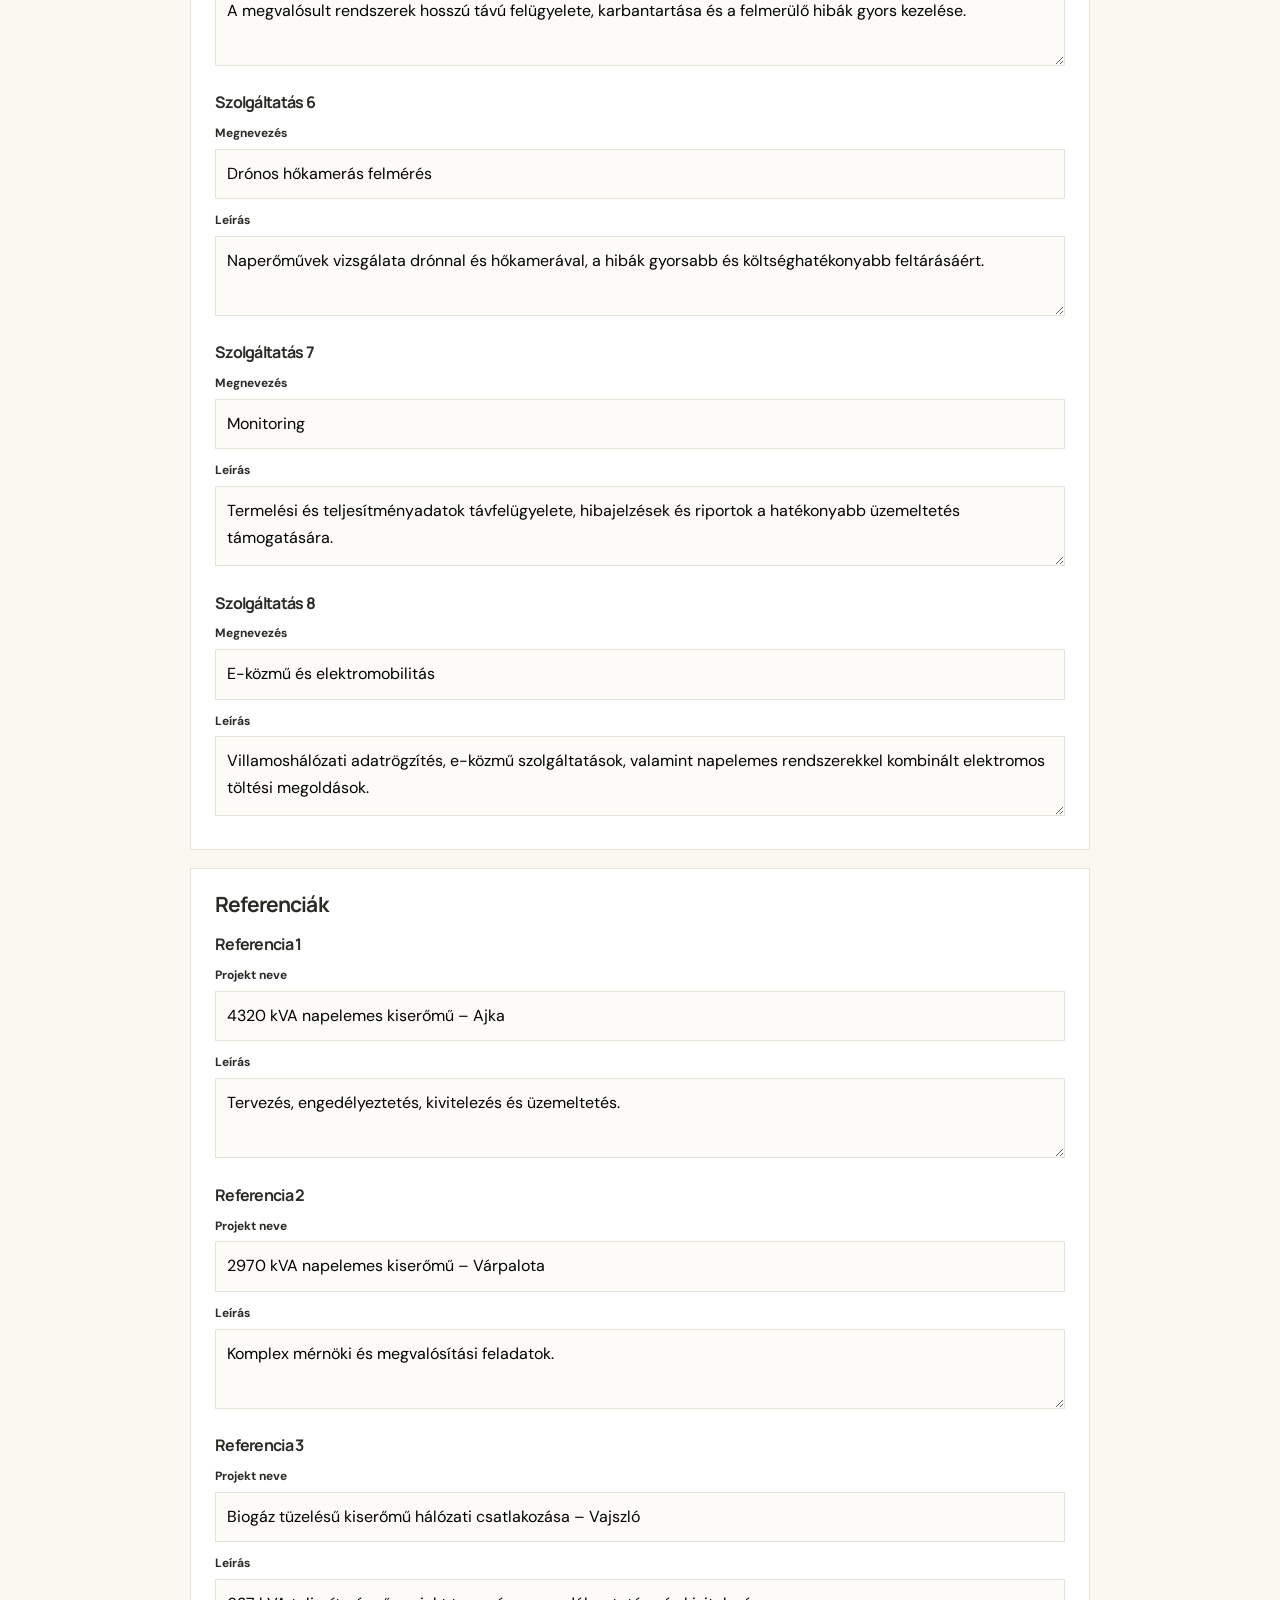
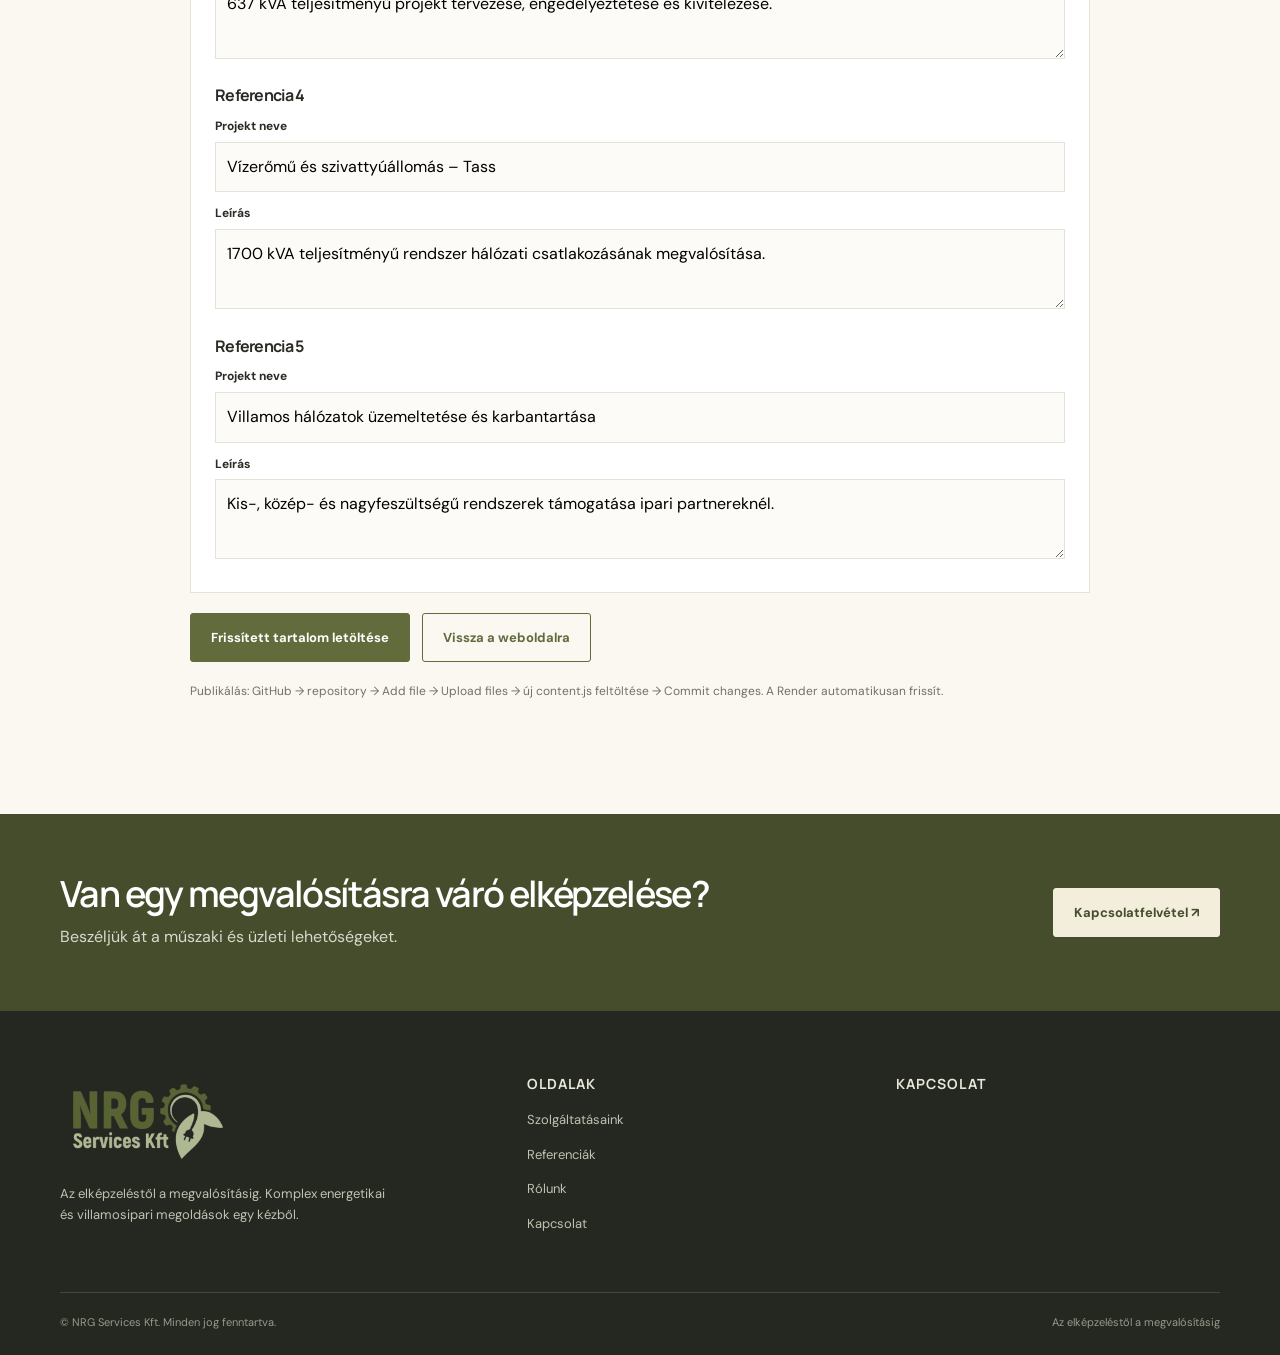
<file: szerkeszto.html>
<!doctype html><html lang="hu"><head><meta charset="utf-8"><meta name="viewport" content="width=device-width, initial-scale=1"><title>NRG vizuális szerkesztő</title><link rel="stylesheet" href="styles.css"></head><body>
<div class="topline"><div class="container"><span>ENERGETIKAI TERVEZÉS · KIVITELEZÉS · ÜZEMELTETÉS</span><span>Győr · Magyarország</span></div></div>
<header class="header"><div class="container nav">
<a class="logo" href="index.html" aria-label="NRG Services Kft. – kezdőlap"><img src="nrg-logo.png" alt="NRG Services Kft. logó"></a>
<button class="menu-toggle" aria-label="Menü megnyitása" onclick="document.querySelector('.navlinks').classList.toggle('open')">MENÜ</button>
<nav class="navlinks"><a href="index.html">Kezdőlap</a><a href="szolgaltatasok.html">Szolgáltatásaink</a><a href="referenciak.html">Referenciák</a><a href="rolunk.html">Rólunk</a><a href="kapcsolat.html">Kapcsolat</a></nav>
<a class="nav-cta" href="kapcsolat.html">Ajánlatot kérek ↗</a>
</div></header>

<main><section class="page-hero"><div class="container"><div class="eyebrow">TARTALOMSZERKESZTŐ</div><h1>Az oldal tartalmának szerkesztése.</h1><p>Írd át a mezőket, majd töltsd le a frissített tartalomfájlt.</p></div></section><section class="section"><div class="container editor-wrap"><div class="editor-note"><b>Fontos:</b> ez a vizuális szerkesztő nem ír közvetlenül a nyilvános weboldalra. A módosításokat a letöltött <code>content.js</code> fájl GitHubra feltöltésével tudod publikálni. Ne írj ide jelszót vagy bizalmas adatot.</div><div id="editor-fields"></div><div class="editor-actions"><button class="btn" id="download-content">Frissített tartalom letöltése</button><a class="btn secondary" href="index.html">Vissza a weboldalra</a></div><p class="muted" style="font-size:12px">Publikálás: GitHub → repository → Add file → Upload files → új content.js feltöltése → Commit changes. A Render automatikusan frissít.</p></div></section></main>
<section class="split-cta"><div class="container"><div><h2>Van egy megvalósításra váró elképzelése?</h2><p>Beszéljük át a műszaki és üzleti lehetőségeket.</p></div><a class="btn" href="kapcsolat.html">Kapcsolatfelvétel ↗</a></div></section>
<footer class="footer"><div class="container"><div class="footer-grid">
<div><a class="logo" href="index.html" aria-label="NRG Services Kft. – kezdőlap"><img src="nrg-logo.png" alt="NRG Services Kft. logó"></a><p style="max-width:330px;margin-top:22px">Az elképzeléstől a megvalósításig. Komplex energetikai és villamosipari megoldások egy kézből.</p></div>
<div><h3>OLDALAK</h3><p><a href="szolgaltatasok.html">Szolgáltatásaink</a></p><p><a href="referenciak.html">Referenciák</a></p><p><a href="rolunk.html">Rólunk</a></p><p><a href="kapcsolat.html">Kapcsolat</a></p></div>
<div><h3>KAPCSOLAT</h3><p data-content="address"></p><p><a data-content-href="phone" data-content="phone"></a></p><p><a data-content-href="email" data-content="email"></a></p></div>
</div><div class="footer-bottom"><span>© <span id="year"></span> NRG Services Kft. Minden jog fenntartva.</span><span>Az elképzeléstől a megvalósításig</span></div></div></footer>
<script src="content.js"></script><script src="editor.js"></script>
</body></html>
</file>
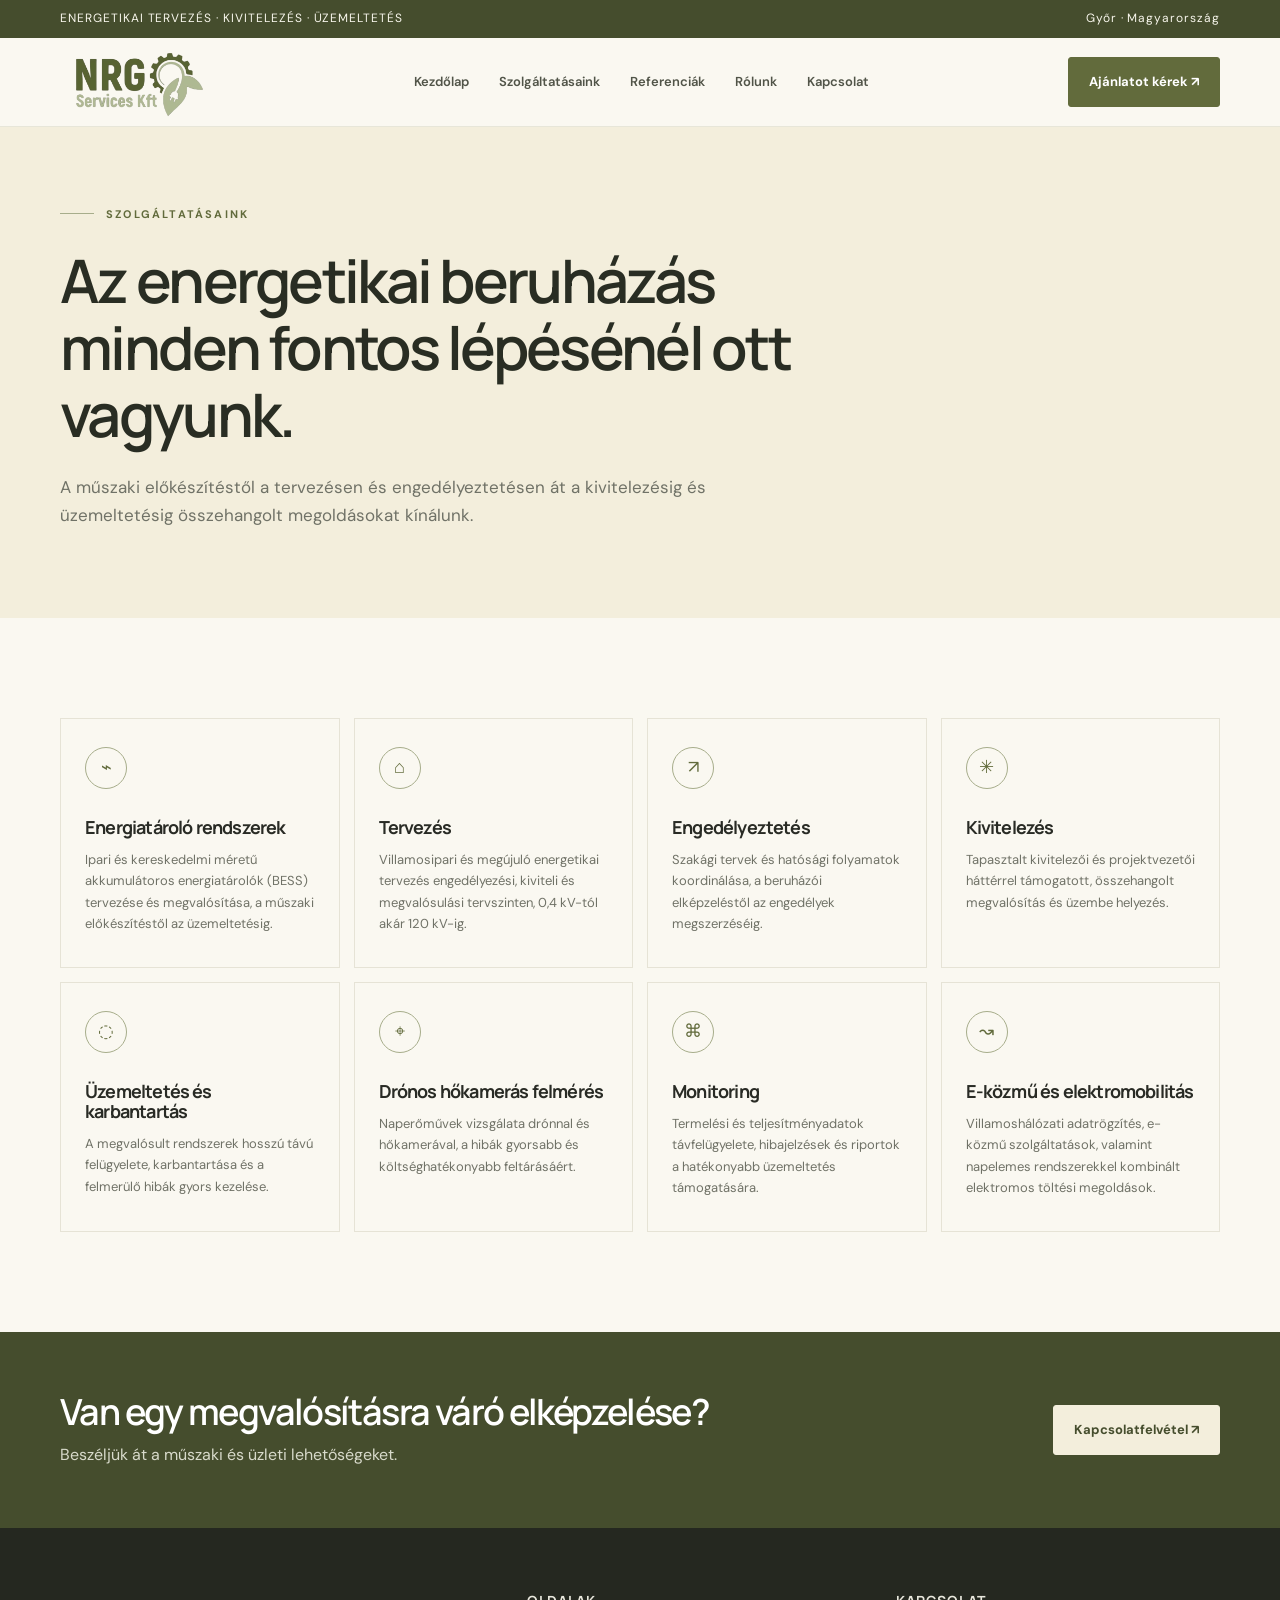
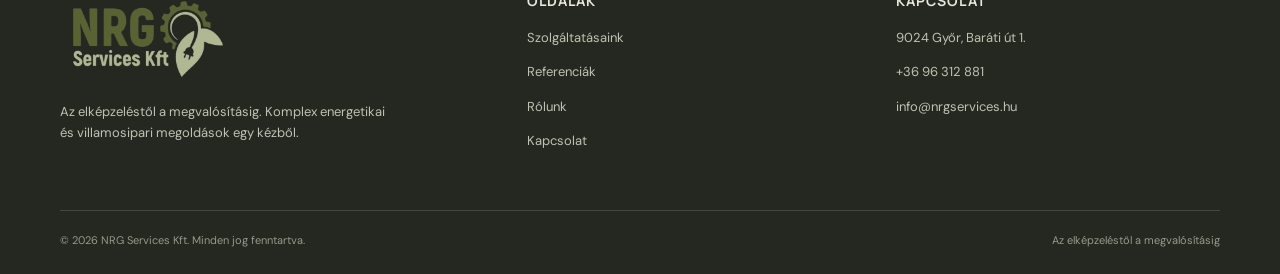
<file: szolgaltatasok.html>
<!doctype html><html lang="hu"><head><meta charset="utf-8"><meta name="viewport" content="width=device-width, initial-scale=1"><meta name="description" content="NRG Services Kft. – energetikai tervezés, engedélyeztetés, kivitelezés és üzemeltetés."><title>Szolgáltatásaink | NRG Services Kft.</title><link rel="stylesheet" href="styles.css"></head><body>
<div class="topline"><div class="container"><span>ENERGETIKAI TERVEZÉS · KIVITELEZÉS · ÜZEMELTETÉS</span><span>Győr · Magyarország</span></div></div>
<header class="header"><div class="container nav">
<a class="logo" href="index.html" aria-label="NRG Services Kft. – kezdőlap"><img src="nrg-logo.png" alt="NRG Services Kft. logó"></a>
<button class="menu-toggle" aria-label="Menü megnyitása" onclick="document.querySelector('.navlinks').classList.toggle('open')">MENÜ</button>
<nav class="navlinks"><a href="index.html">Kezdőlap</a><a href="szolgaltatasok.html">Szolgáltatásaink</a><a href="referenciak.html">Referenciák</a><a href="rolunk.html">Rólunk</a><a href="kapcsolat.html">Kapcsolat</a></nav>
<a class="nav-cta" href="kapcsolat.html">Ajánlatot kérek ↗</a>
</div></header>
<main><section class="page-hero"><div class="container"><div class="eyebrow">SZOLGÁLTATÁSAINK</div><h1>Az energetikai beruházás minden fontos lépésénél ott vagyunk.</h1><p>A műszaki előkészítéstől a tervezésen és engedélyeztetésen át a kivitelezésig és üzemeltetésig összehangolt megoldásokat kínálunk.</p></div></section><section class="section"><div class="container"><div class="cards" id="all-services"></div></div></section></main>
<section class="split-cta"><div class="container"><div><h2>Van egy megvalósításra váró elképzelése?</h2><p>Beszéljük át a műszaki és üzleti lehetőségeket.</p></div><a class="btn" href="kapcsolat.html">Kapcsolatfelvétel ↗</a></div></section>
<footer class="footer"><div class="container"><div class="footer-grid">
<div><a class="logo" href="index.html" aria-label="NRG Services Kft. – kezdőlap"><img src="nrg-logo.png" alt="NRG Services Kft. logó"></a><p style="max-width:330px;margin-top:22px">Az elképzeléstől a megvalósításig. Komplex energetikai és villamosipari megoldások egy kézből.</p></div>
<div><h3>OLDALAK</h3><p><a href="szolgaltatasok.html">Szolgáltatásaink</a></p><p><a href="referenciak.html">Referenciák</a></p><p><a href="rolunk.html">Rólunk</a></p><p><a href="kapcsolat.html">Kapcsolat</a></p></div>
<div><h3>KAPCSOLAT</h3><p data-content="address"></p><p><a data-content-href="phone" data-content="phone"></a></p><p><a data-content-href="email" data-content="email"></a></p></div>
</div><div class="footer-bottom"><span>© <span id="year"></span> NRG Services Kft. Minden jog fenntartva.</span><span>Az elképzeléstől a megvalósításig</span></div></div></footer>
<script src="content.js"></script><script src="app.js"></script>
</body></html>
</file>
<file: styles.css>
@import url('https://fonts.googleapis.com/css2?family=DM+Sans:wght@400;500;600;700&family=Manrope:wght@400;500;600;700;800&display=swap');
:root{--olive:#626b3c;--olive-dark:#454d2d;--sage:#a7ad8b;--butter:#f3eedc;--cream:#faf8f1;--ink:#292b25;--muted:#707267;--line:#e5e3d8;--white:#fff;--shadow:0 18px 50px rgba(42,45,31,.09)}
*{box-sizing:border-box}html{scroll-behavior:smooth}body{margin:0;background:var(--cream);color:var(--ink);font-family:'DM Sans',sans-serif;line-height:1.65}a{color:inherit;text-decoration:none}button,input,textarea{font:inherit}.container{width:min(1160px,calc(100% - 44px));margin:auto}.topline{background:var(--olive-dark);color:#f8f6ec;font-size:12px;letter-spacing:.08em;padding:9px 0}.topline .container{display:flex;justify-content:space-between;gap:20px}.header{position:sticky;top:0;z-index:20;background:rgba(250,248,241,.94);backdrop-filter:blur(14px);border-bottom:1px solid rgba(98,107,60,.13)}.nav{height:88px;display:flex;align-items:center;justify-content:space-between;gap:24px}.logo{display:flex;align-items:center;gap:12px;font-family:Manrope,sans-serif;font-weight:800;letter-spacing:-.06em;color:var(--olive);font-size:27px;line-height:1}.logo-mark{width:42px;height:42px;border:2px solid var(--olive);border-radius:50%;display:grid;place-items:center;position:relative}.logo-mark:before{content:"";width:13px;height:23px;background:var(--sage);border-radius:100% 0 100% 0;transform:rotate(35deg);display:block}.logo small{display:block;font:600 10px 'DM Sans';letter-spacing:.16em;color:var(--muted);margin-top:5px}.navlinks{display:flex;align-items:center;gap:30px;font-size:13px;font-weight:600}.navlinks a{color:#515448;transition:.2s}.navlinks a:hover,.navlinks a.active{color:var(--olive)}.nav-cta,.btn{display:inline-flex;align-items:center;justify-content:center;gap:10px;padding:13px 20px;border-radius:3px;background:var(--olive);color:white;font-size:13px;font-weight:700;border:1px solid var(--olive);transition:.2s}.nav-cta:hover,.btn:hover{background:var(--olive-dark);transform:translateY(-2px)}.btn.secondary{background:transparent;color:var(--olive)}.btn.secondary:hover{background:var(--butter)}.menu-toggle{display:none;border:1px solid var(--line);background:transparent;padding:9px 12px;color:var(--olive)}.hero{position:relative;overflow:hidden;background:var(--butter);min-height:620px;display:flex;align-items:center}.hero:before{content:"";position:absolute;inset:0 0 0 48%;background:linear-gradient(120deg,rgba(38,43,28,.08),rgba(38,43,28,.2)),url('https://images.unsplash.com/photo-1509391366360-2e959784a276?auto=format&fit=crop&w=1600&q=85') center/cover}.hero:after{content:"";position:absolute;width:520px;height:520px;border:1px solid rgba(98,107,60,.18);border-radius:50%;right:15%;top:-230px}.hero-content{position:relative;z-index:1;width:52%;padding:92px 0}.eyebrow{font-size:11px;font-weight:700;letter-spacing:.2em;text-transform:uppercase;color:var(--olive);display:flex;align-items:center;gap:12px}.eyebrow:before{content:"";width:34px;height:1px;background:var(--sage)}h1,h2,h3{font-family:Manrope,sans-serif;line-height:1.12;letter-spacing:-.045em;margin:0}h1{font-size:clamp(42px,5.2vw,68px);font-weight:600;margin:24px 0;color:#292d23}h2{font-size:clamp(32px,4vw,48px);font-weight:600}h3{font-size:21px;font-weight:700}.hero p{font-size:17px;color:#64675b;max-width:540px;margin:0 0 30px}.hero-actions{display:flex;gap:12px;flex-wrap:wrap}.hero-note{margin-top:60px;border-top:1px solid rgba(98,107,60,.2);padding-top:18px;color:#747767;font-size:12px;letter-spacing:.04em}.section{padding:100px 0}.section-head{display:flex;justify-content:space-between;align-items:end;gap:35px;margin-bottom:42px}.section-head p{max-width:430px;color:var(--muted);margin:0}.intro-grid{display:grid;grid-template-columns:.9fr 1.1fr;gap:80px;align-items:center}.intro-art{min-height:400px;background:var(--olive);border-radius:2px;position:relative;overflow:hidden;padding:35px;color:white;display:flex;align-items:end}.intro-art:before,.intro-art:after{content:"";position:absolute;border:1px solid rgba(255,255,255,.25);border-radius:50%}.intro-art:before{width:380px;height:380px;right:-65px;top:-90px}.intro-art:after{width:260px;height:260px;right:-5px;top:-30px}.art-caption{position:relative;z-index:1;font-family:Manrope;font-size:30px;max-width:250px;line-height:1.1}.intro-copy p{color:var(--muted);font-size:16px}.mini-stats{display:flex;gap:30px;margin-top:30px;padding-top:24px;border-top:1px solid var(--line)}.mini-stats strong{display:block;font:700 25px Manrope;color:var(--olive)}.mini-stats span{font-size:11px;color:var(--muted)}.services-bg{background:#f0eee4}.cards{display:grid;grid-template-columns:repeat(4,1fr);gap:14px}.service-card{background:var(--cream);padding:28px 24px;min-height:250px;border:1px solid #e6e3d6;transition:.25s}.service-card:hover{transform:translateY(-5px);box-shadow:var(--shadow);border-color:var(--sage)}.service-icon{width:42px;height:42px;border:1px solid var(--sage);border-radius:50%;display:grid;place-items:center;color:var(--olive);font-size:18px;margin-bottom:28px}.service-card p,.ref-card p{color:var(--muted);font-size:13px;margin:12px 0 0}.service-card h3{font-size:18px}.split-cta{background:var(--olive-dark);color:white;padding:60px 0}.split-cta .container{display:flex;justify-content:space-between;align-items:center;gap:30px}.split-cta p{color:#d8dacb;margin:10px 0 0}.split-cta h2{font-size:36px}.split-cta .btn{background:var(--butter);border-color:var(--butter);color:var(--olive-dark)}.ref-grid{display:grid;grid-template-columns:repeat(3,1fr);gap:16px}.ref-card{background:white;border:1px solid var(--line);padding:28px;min-height:200px}.ref-number{font:700 12px Manrope;color:var(--sage);letter-spacing:.1em;margin-bottom:28px}.ref-card h3{font-size:18px}.page-hero{background:var(--butter);padding:78px 0 72px}.page-hero h1{font-size:clamp(40px,5vw,60px);max-width:850px}.page-hero p{max-width:650px;color:var(--muted);font-size:17px}.content-grid{display:grid;grid-template-columns:repeat(2,1fr);gap:18px}.content-card{background:white;border:1px solid var(--line);padding:32px}.content-card p{color:var(--muted)}.contact-grid{display:grid;grid-template-columns:.8fr 1.2fr;gap:60px}.contact-item{padding:18px 0;border-bottom:1px solid var(--line)}.contact-item span{display:block;font-size:11px;text-transform:uppercase;letter-spacing:.15em;color:var(--muted)}.contact-item strong{font-size:18px;color:var(--olive)}.form{background:white;border:1px solid var(--line);padding:32px;box-shadow:var(--shadow)}.form label{display:block;font-size:12px;font-weight:700;margin:0 0 7px}.form input,.form textarea{width:100%;border:1px solid var(--line);padding:13px;margin-bottom:18px;background:#fcfbf7;outline:none}.form input:focus,.form textarea:focus{border-color:var(--olive)}.form textarea{min-height:130px;resize:vertical}.footer{background:#252820;color:#e8e7dc;padding:65px 0 25px}.footer-grid{display:grid;grid-template-columns:1.3fr 1fr 1fr;gap:45px}.footer .logo{color:#dce0c7}.footer p,.footer a{color:#bfc2b2;font-size:13px}.footer h3{font-size:14px;letter-spacing:.08em;margin-bottom:18px}.footer-bottom{border-top:1px solid #45483c;margin-top:45px;padding-top:20px;color:#969a8b;font-size:11px;display:flex;justify-content:space-between}.editor-note{background:#fff6d8;border:1px solid #e8d99d;padding:14px 18px;font-size:13px;color:#65582d;margin:22px 0}.editor-wrap{max-width:900px;margin:auto}.editor-group{background:white;border:1px solid var(--line);padding:24px;margin:18px 0}.editor-group label{display:block;font-size:12px;font-weight:700;margin:12px 0 5px}.editor-group input,.editor-group textarea{width:100%;padding:11px;border:1px solid var(--line);background:#fcfbf7}.editor-group textarea{min-height:80px}.editor-actions{display:flex;gap:12px;flex-wrap:wrap;margin:20px 0}.muted{color:var(--muted)}@media(max-width:900px){.navlinks{gap:16px}.cards{grid-template-columns:repeat(2,1fr)}.hero:before{left:42%;opacity:.7}.hero-content{width:60%}.intro-grid,.contact-grid{gap:35px}.ref-grid{grid-template-columns:repeat(2,1fr)}}@media(max-width:680px){.container{width:min(100% - 32px,1160px)}.topline .container{justify-content:center}.topline .container span:last-child{display:none}.nav{height:72px}.menu-toggle{display:block}.navlinks{display:none;position:absolute;top:72px;left:0;right:0;background:var(--cream);padding:20px 24px 26px;flex-direction:column;align-items:flex-start;border-bottom:1px solid var(--line)}.navlinks.open{display:flex}.nav-cta{display:none}.hero{min-height:690px;align-items:end}.hero:before{inset:0 0 44% 0;opacity:.9}.hero-content{width:100%;padding:310px 0 42px}.hero h1{font-size:42px}.hero p{font-size:15px}.hero-note{margin-top:30px}.section{padding:70px 0}.section-head{display:block}.section-head p{margin-top:18px}.intro-grid,.contact-grid{grid-template-columns:1fr}.intro-art{min-height:280px}.cards,.content-grid,.ref-grid{grid-template-columns:1fr}.service-card{min-height:0}.split-cta .container{display:block}.split-cta .btn{margin-top:25px}.footer-grid{grid-template-columns:1fr;gap:25px}.footer-bottom{display:block}.footer-bottom span{display:block;margin-top:8px}.form{padding:22px}}

/* Original NRG Services Kft. logo */
.logo{display:flex;align-items:center}.logo img{display:block;width:154px;height:auto;max-height:72px;object-fit:contain}.footer .logo img{width:170px;max-height:86px}@media(max-width:680px){.logo img{width:132px;max-height:62px}.footer .logo img{width:160px}}

/* ===== NRG MOBILE REFINEMENT – November 2026 ===== */
@media (max-width: 680px) {
  .topline { display: none; }
  .header { position: sticky; top: 0; }
  .nav { height: 76px; padding: 0; gap: 12px; }
  .logo img { width: 138px; max-height: 64px; }
  .menu-toggle { min-width: 104px; min-height: 48px; padding: 10px 16px; border-color: #dedccd; background: transparent; color: var(--olive); font-size: 14px; font-weight: 600; letter-spacing: .02em; }
  .navlinks { top: 76px; padding: 18px 22px 24px; gap: 0; box-shadow: 0 16px 24px rgba(35,38,27,.08); }
  .navlinks a { display: block; width: 100%; padding: 13px 0; border-bottom: 1px solid var(--line); font-size: 15px; }
  .hero { display: block; min-height: 0; background: var(--butter); overflow: hidden; }
  .hero:before { position: relative; display: block; inset: auto; width: 100%; height: clamp(220px, 62vw, 310px); opacity: 1; background: linear-gradient(0deg, rgba(25,29,20,.08), rgba(25,29,20,0)), url('https://images.unsplash.com/photo-1509391366360-2e959784a276?auto=format&fit=crop&w=1200&q=85') center 54%/cover no-repeat; }
  .hero:after { display: none; }
  .hero > .container { width: 100%; margin: 0; }
  .hero-content { width: 100%; padding: 30px 22px 34px; }
  .hero .eyebrow { font-size: 10px; letter-spacing: .14em; line-height: 1.5; }
  .hero h1 { max-width: 560px; margin: 16px 0; font-size: clamp(31px, 8.3vw, 40px); line-height: 1.12; letter-spacing: -.045em; overflow-wrap: normal; }
  .hero p { max-width: 560px; margin: 0 0 22px; font-size: 15px; line-height: 1.65; }
  .hero-actions { display: grid; grid-template-columns: 1fr; gap: 10px; }
  .hero-actions .btn { width: 100%; min-height: 48px; padding: 13px 16px; text-align: center; }
  .hero-note { margin-top: 25px; padding-top: 14px; font-size: 9px; line-height: 1.8; letter-spacing: .025em; word-spacing: 2px; }
  .section { padding: 58px 0; }
  .section-head { margin-bottom: 27px; }
  .section-head h2, .intro-copy h2 { font-size: 32px; line-height: 1.16; }
  .section-head p { font-size: 14px; line-height: 1.65; }
  .cards, .content-grid, .ref-grid { grid-template-columns: 1fr; gap: 12px; }
  .service-card { min-height: 0; padding: 22px 20px 24px; }
  .service-icon { width: 38px; height: 38px; margin-bottom: 18px; }
  .service-card h3, .ref-card h3 { font-size: 18px; line-height: 1.25; }
  .service-card p, .ref-card p { margin-top: 9px; font-size: 14px; line-height: 1.6; }
  .ref-card { min-height: 0; padding: 22px 20px; }
  .ref-number { margin-bottom: 16px; }
  .btn, .nav-cta { min-height: 46px; }
  img { max-width: 100%; height: auto; }
  body { overflow-x: hidden; }
  .split-cta { padding: 44px 0; }
  .split-cta h2 { font-size: 30px; line-height: 1.18; }
  .split-cta p { font-size: 14px; }
  .intro-art { min-height: 235px; }
  .mini-stats { gap: 20px; flex-wrap: wrap; }
  .footer { padding: 48px 0 22px; }
  .footer-grid { gap: 24px; }
  .footer-bottom { font-size: 10px; }
  .form { padding: 20px; }
}
@media (max-width: 380px) {
  .logo img { width: 122px; }
  .menu-toggle { min-width: 92px; }
  .hero-content { padding-left: 18px; padding-right: 18px; }
  .hero h1 { font-size: 31px; }
}


/* ===== NRG COMPANY STATS ===== */
.stats-section{padding:76px 0;background:#f0eee4}
.stats-heading{max-width:620px;margin:0 auto 34px;text-align:center}
.stats-heading h2{margin:15px 0 10px;color:var(--ink);font-size:clamp(30px,3.5vw,42px)}
.stats-heading p{margin:0;color:var(--muted);font-size:15px}
.stats-grid{display:grid;grid-template-columns:repeat(4,minmax(0,1fr));gap:14px}
.stat-card{background:var(--cream);border:1px solid #e2dfd2;padding:27px 23px 25px;min-height:230px;display:flex;flex-direction:column;align-items:flex-start;transition:transform .2s,box-shadow .2s}
.stat-card:hover{transform:translateY(-4px);box-shadow:var(--shadow)}
.stat-icon{width:42px;height:42px;border:1px solid var(--sage);border-radius:50%;display:grid;place-items:center;color:var(--olive);font-size:22px;margin-bottom:22px}
.stat-value{font-family:Manrope,sans-serif;font-weight:700;font-size:clamp(25px,2.5vw,34px);line-height:1.1;letter-spacing:-.04em;color:var(--olive-dark);font-variant-numeric:tabular-nums}
.stat-value span{font-size:13px;letter-spacing:0;margin-left:6px;font-weight:600;color:var(--sage)}
.stat-card h3{font-size:16px;line-height:1.3;margin-top:14px}
.stat-card p{font-size:12px;line-height:1.55;color:var(--muted);margin:8px 0 0}
@media(max-width:900px){.stats-grid{grid-template-columns:repeat(2,minmax(0,1fr))}}
@media(max-width:680px){
 .stats-section{padding:52px 0}
 .stats-heading{text-align:left;margin-bottom:23px}
 .stats-heading h2{font-size:30px}
 .stats-heading p{font-size:14px}
 .stats-grid{grid-template-columns:repeat(2,minmax(0,1fr));gap:10px}
 .stat-card{padding:18px 15px;min-height:195px}
 .stat-icon{width:35px;height:35px;font-size:18px;margin-bottom:17px}
 .stat-value{font-size:clamp(21px,6vw,27px);overflow-wrap:anywhere}
 .stat-value span{font-size:11px;margin-left:3px}
 .stat-card h3{font-size:14px;margin-top:11px}
 .stat-card p{font-size:11px;line-height:1.5}
}
</file>
